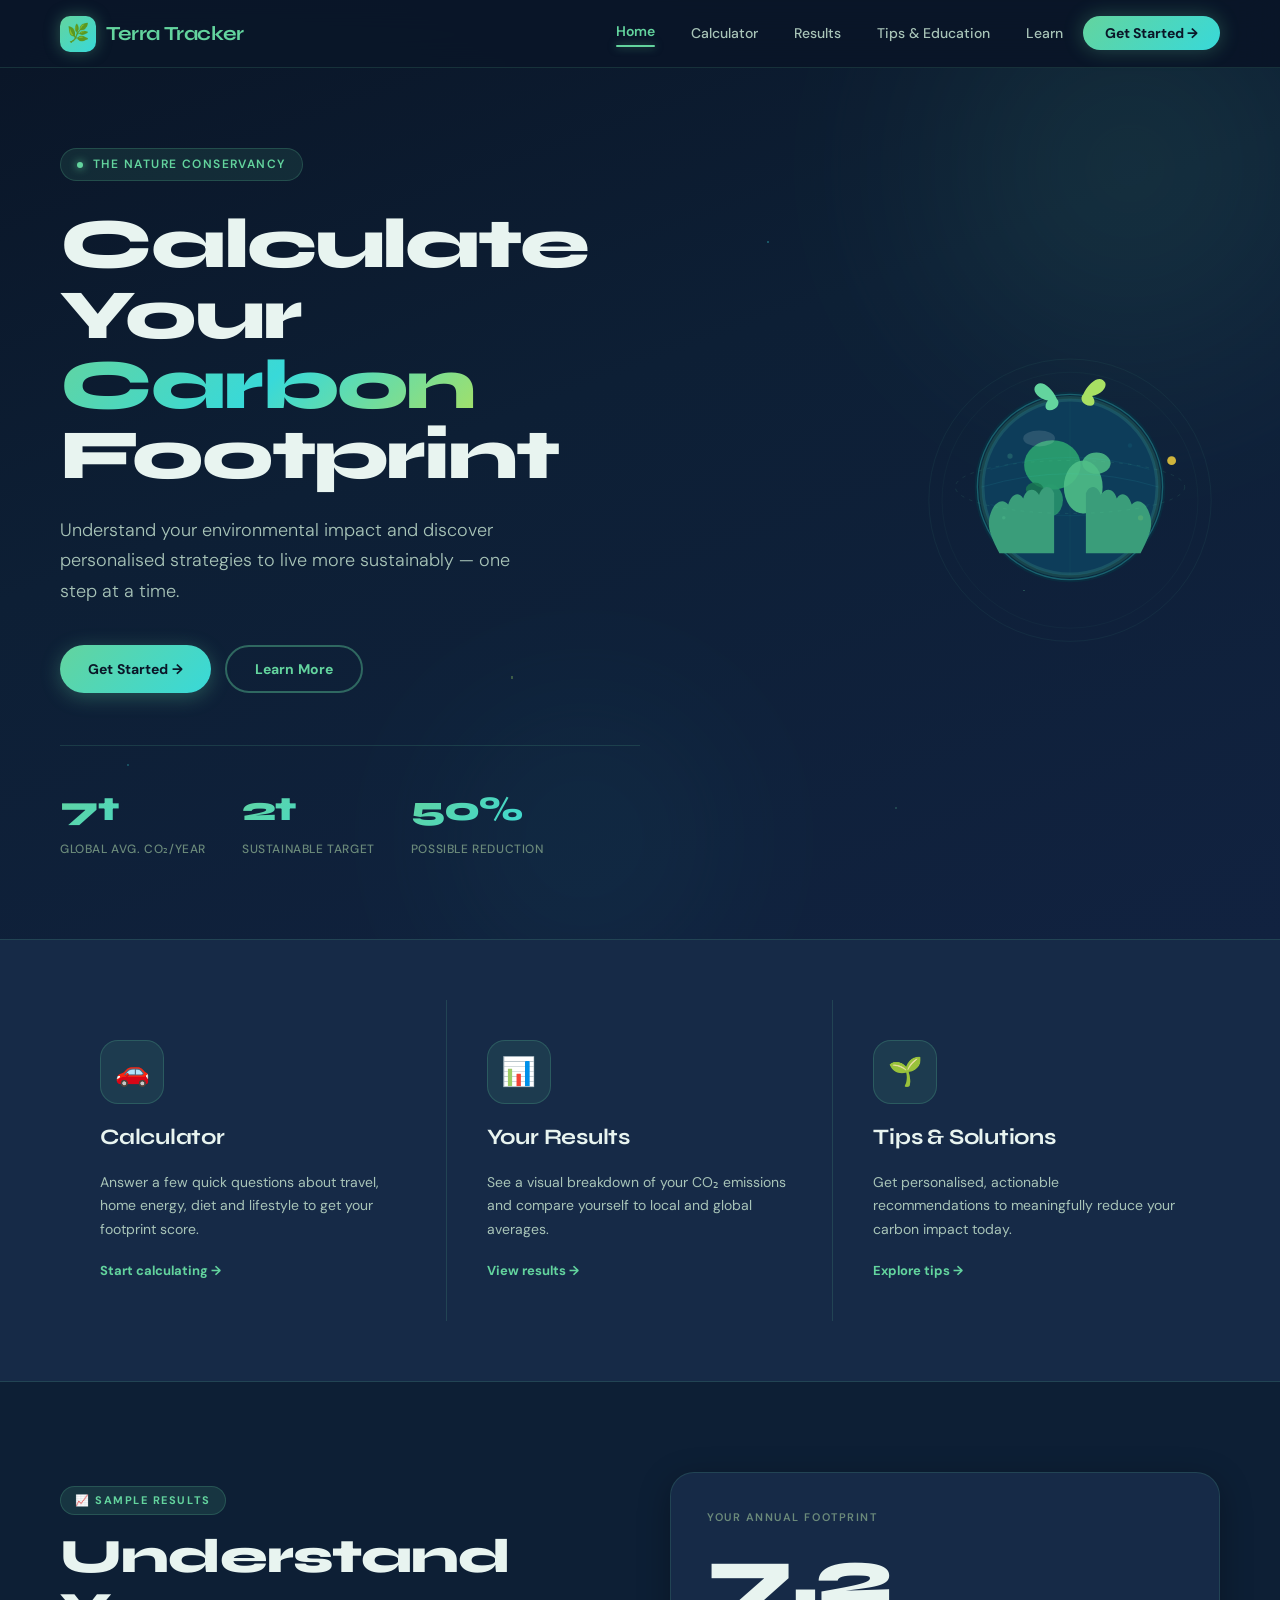
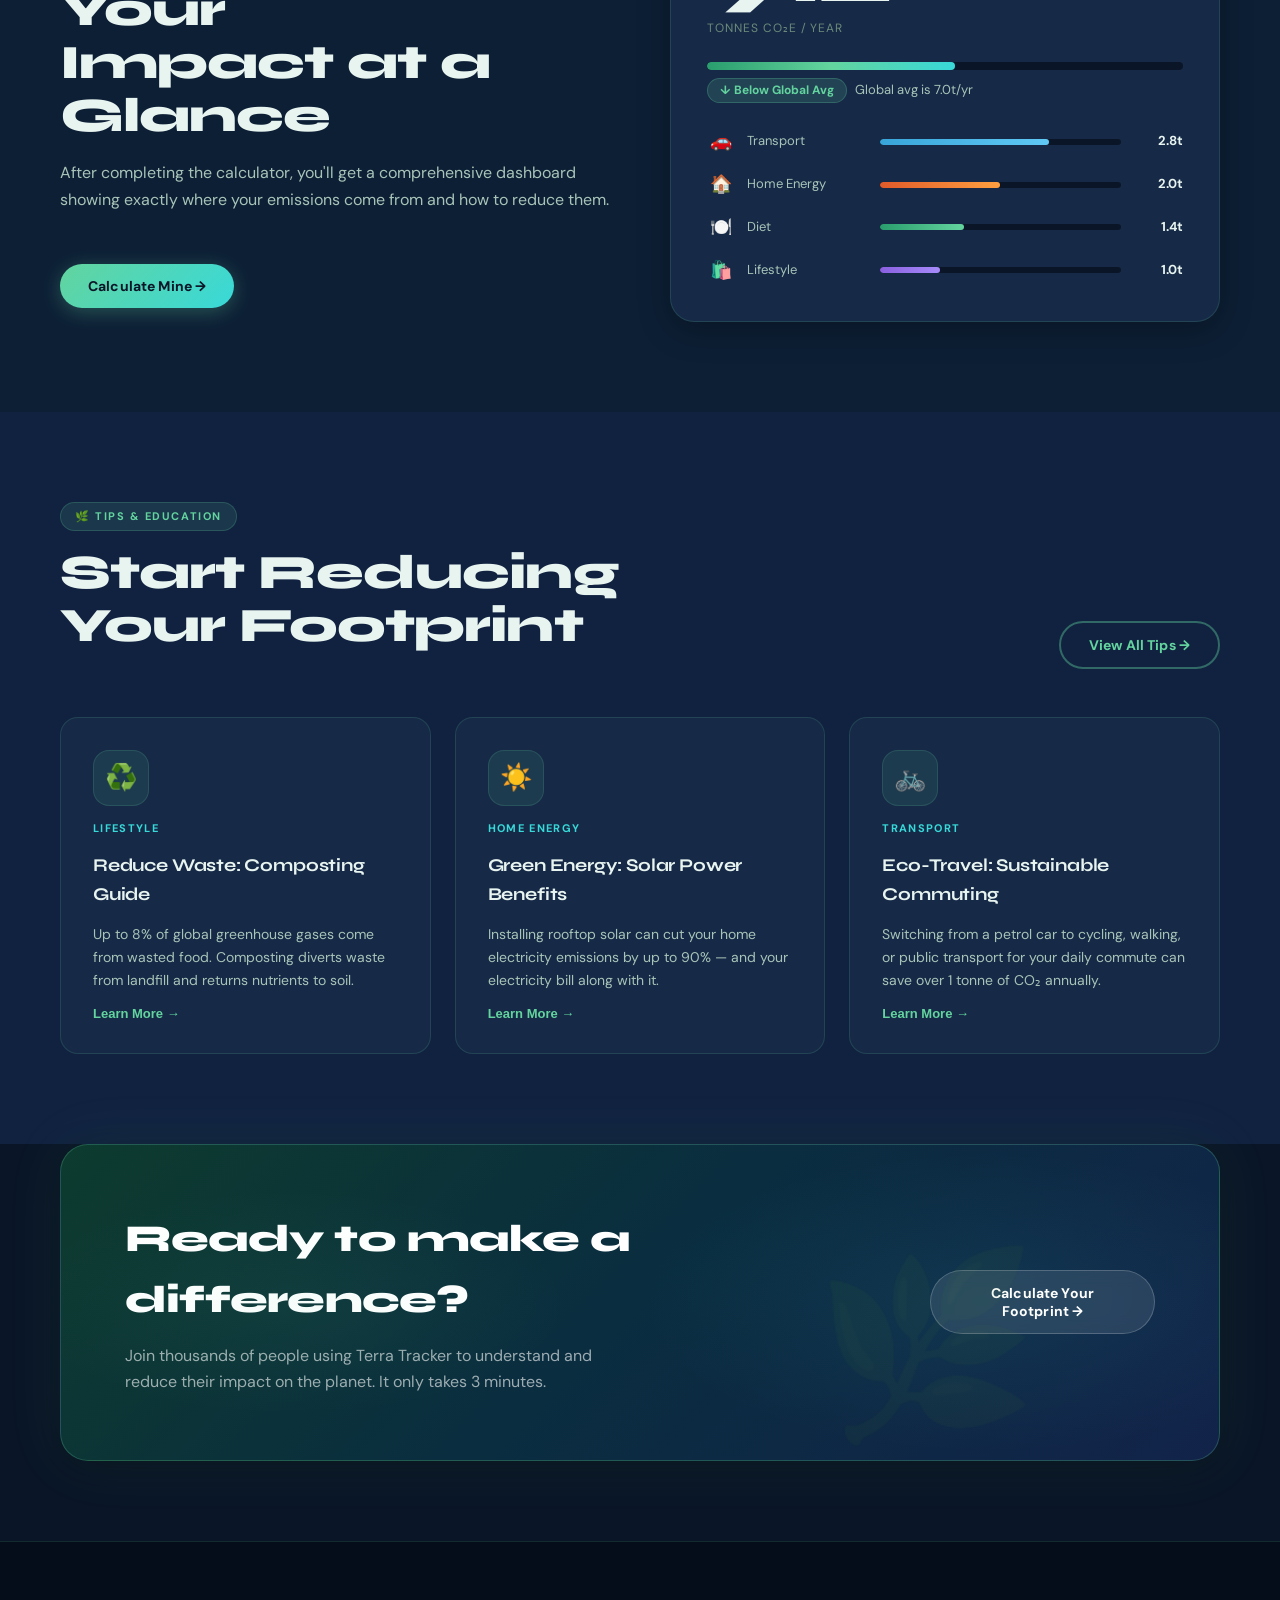
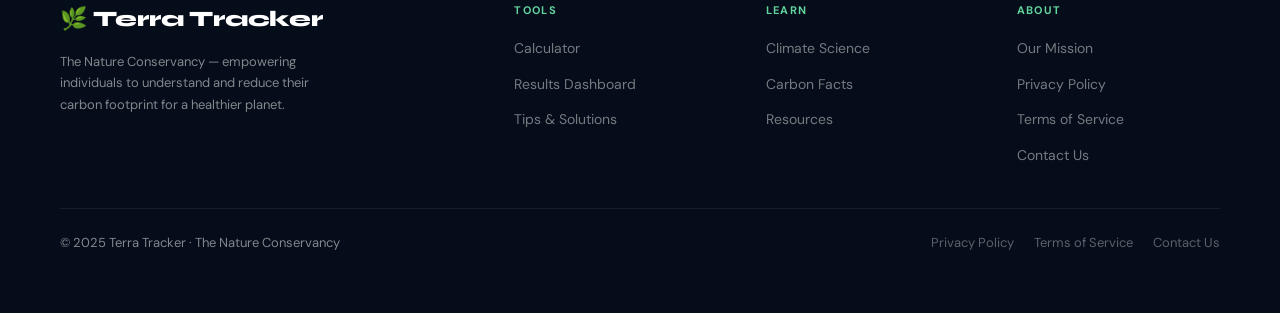
<file: terra-tracker final.html>
<!DOCTYPE html>
<html lang="en">
<head>
<meta charset="UTF-8">
<meta name="viewport" content="width=device-width, initial-scale=1.0">
<title>Terra Tracker — The Nature Conservancy</title>
<link href="https://fonts.googleapis.com/css2?family=Syne:wght@400;600;700;800&family=DM+Sans:ital,opsz,wght@0,9..40,300;0,9..40,400;0,9..40,500;0,9..40,600;0,9..40,700;1,9..40,400&display=swap" rel="stylesheet">
<style>
/* ─── RESET & ROOT ─── */
*, *::before, *::after { margin:0; padding:0; box-sizing:border-box; }

@import url('https://fonts.googleapis.com/css2?family=Syne:wght@400;600;700;800&family=DM+Sans:ital,wght@0,300;0,400;0,500;0,600;1,400&display=swap');

:root {
  /* Vibrant palette */
  --bg:        #0a1628;
  --bg2:       #0d1f35;
  --bg3:       #112240;
  --surface:   #162a47;
  --surface2:  #1d3557;
  --border:    rgba(99,212,158,0.15);
  --border2:   rgba(99,212,158,0.25);

  --emerald:   #63d49e;
  --emerald2:  #4fbf88;
  --emerald3:  #2a9d6e;
  --lime:      #a8e063;
  --teal:      #38d9d9;
  --coral:     #ff6b6b;
  --amber:     #ffd93d;
  --violet:    #a78bfa;
  --sky:       #60c9f5;

  --text:      #e8f4f0;
  --text2:     #a8c4b8;
  --text3:     #6b8a7a;

  --font-h:    'Syne', sans-serif;
  --font-b:    'DM Sans', sans-serif;

  --shadow:    0 8px 32px rgba(0,0,0,0.3);
  --shadow2:   0 20px 60px rgba(0,0,0,0.5);
  --glow:      0 0 30px rgba(99,212,158,0.2);
  --r:         18px;
  --r2:        24px;
}

html { scroll-behavior: smooth; }

body {
  background: var(--bg);
  color: var(--text);
  font-family: var(--font-b);
  font-size: 16px;
  line-height: 1.6;
  overflow-x: hidden;
}

/* Mesh background texture */
body::before {
  content: '';
  position: fixed; inset: 0;
  background:
    radial-gradient(ellipse 80% 60% at 20% 20%, rgba(99,212,158,0.06) 0%, transparent 60%),
    radial-gradient(ellipse 60% 80% at 80% 70%, rgba(56,217,217,0.04) 0%, transparent 60%),
    radial-gradient(ellipse 50% 50% at 50% 50%, rgba(167,139,250,0.03) 0%, transparent 70%);
  pointer-events: none;
  z-index: 0;
}

/* Organic blobs */
.blob {
  position: absolute;
  border-radius: 50%;
  opacity: 0.15;
  pointer-events: none;
  filter: blur(80px);
}

/* ─── NAV ─── */
nav {
  position: fixed; top: 0; left: 0; right: 0;
  z-index: 100;
  background: rgba(10,22,40,0.85);
  backdrop-filter: blur(20px);
  border-bottom: 1px solid var(--border);
  padding: 0 60px;
  height: 68px;
  display: flex;
  align-items: center;
  justify-content: space-between;
}

.nav-logo {
  display: flex; align-items: center; gap: 10px;
  font-family: var(--font-h);
  font-size: 20px;
  font-weight: 700;
  color: var(--emerald);
  text-decoration: none;
  cursor: pointer;
  letter-spacing: -0.02em;
}

.nav-logo-icon {
  width: 36px; height: 36px;
  background: linear-gradient(135deg, var(--emerald), var(--teal));
  border-radius: 10px;
  display: flex; align-items: center; justify-content: center;
  font-size: 18px;
  box-shadow: 0 0 16px rgba(99,212,158,0.35);
}

.nav-links {
  display: flex; align-items: center; gap: 4px;
  list-style: none;
}

.nav-links li a, .nav-links li button {
  display: block;
  padding: 8px 16px;
  font-family: var(--font-b);
  font-size: 14px;
  font-weight: 500;
  color: var(--text2);
  text-decoration: none;
  background: none;
  border: none;
  cursor: pointer;
  border-radius: 10px;
  transition: all 0.2s;
}
.nav-links li a:hover, .nav-links li button:hover {
  background: rgba(99,212,158,0.1); color: var(--emerald);
}
.nav-links li a.active { color: var(--emerald); font-weight: 600; }
.nav-links li a.active::after {
  content: '';
  display: block;
  height: 2px; background: var(--emerald);
  border-radius: 2px; margin-top: 2px;
  box-shadow: 0 0 8px rgba(99,212,158,0.6);
}

.btn-nav-cta {
  background: linear-gradient(135deg, var(--emerald), var(--teal)) !important;
  color: var(--bg) !important;
  border-radius: 100px !important;
  padding: 8px 22px !important;
  font-weight: 700 !important;
  box-shadow: 0 0 20px rgba(99,212,158,0.3) !important;
}
.btn-nav-cta:hover {
  transform: translateY(-1px) !important;
  box-shadow: 0 0 30px rgba(99,212,158,0.5) !important;
  color: var(--bg) !important;
}

/* ─── PAGES ─── */
.page { display: none; padding-top: 68px; min-height: 100vh; position: relative; z-index: 1; }
.page.active { display: block; }

/* ─── BUTTONS ─── */
.btn {
  display: inline-flex; align-items: center; gap: 8px;
  font-family: var(--font-b);
  font-size: 14px; font-weight: 700;
  border: none; cursor: pointer;
  border-radius: 100px;
  padding: 13px 28px;
  transition: all 0.25s;
  text-decoration: none;
  letter-spacing: 0.01em;
}
.btn-primary {
  background: linear-gradient(135deg, var(--emerald), var(--teal));
  color: var(--bg);
  box-shadow: 0 4px 20px rgba(99,212,158,0.3);
}
.btn-primary:hover {
  box-shadow: 0 8px 32px rgba(99,212,158,0.5);
  transform: translateY(-2px);
}
.btn-outline {
  background: transparent;
  color: var(--emerald);
  border: 2px solid rgba(99,212,158,0.4);
}
.btn-outline:hover {
  background: rgba(99,212,158,0.1);
  border-color: var(--emerald);
  box-shadow: 0 0 20px rgba(99,212,158,0.15);
}
.btn-sm { padding: 8px 18px; font-size: 13px; }
.btn-white {
  background: rgba(255,255,255,0.1);
  color: white;
  border: 1px solid rgba(255,255,255,0.2);
  backdrop-filter: blur(8px);
}
.btn-white:hover {
  background: rgba(255,255,255,0.2);
  border-color: rgba(255,255,255,0.4);
}

/* ─── SECTION HEADERS ─── */
.section-tag {
  display: inline-flex; align-items: center; gap: 6px;
  font-size: 11px; font-weight: 700;
  letter-spacing: 0.14em; text-transform: uppercase;
  color: var(--emerald);
  background: rgba(99,212,158,0.12);
  border: 1px solid rgba(99,212,158,0.2);
  padding: 5px 14px; border-radius: 100px;
  margin-bottom: 16px;
}

.section-head {
  font-family: var(--font-h);
  font-size: clamp(32px,4vw,48px);
  font-weight: 800;
  color: var(--text);
  line-height: 1.1;
  margin-bottom: 16px;
  letter-spacing: -0.02em;
}

.section-sub {
  font-size: 16px;
  color: var(--text2);
  max-width: 560px;
  line-height: 1.7;
}

/* ═══════════════════════════════
   HOME PAGE
═══════════════════════════════ */
#home {}

/* HERO */
.hero {
  position: relative;
  min-height: calc(100vh - 68px);
  display: flex; align-items: center;
  padding: 80px 60px;
  overflow: hidden;
  background: linear-gradient(160deg, var(--bg) 0%, var(--bg2) 40%, var(--bg3) 100%);
}

.hero-blob1 {
  width: 600px; height: 600px; top: -200px; right: -150px;
  background: radial-gradient(circle, var(--emerald) 0%, transparent 70%);
  opacity: 0.12;
}
.hero-blob2 {
  width: 400px; height: 400px; bottom: -100px; left: 30%;
  background: radial-gradient(circle, var(--teal) 0%, transparent 70%);
  opacity: 0.08;
}

/* Floating dots decoration */
.hero::after {
  content: '';
  position: absolute; inset: 0;
  background-image:
    radial-gradient(circle 1px at 20% 30%, rgba(99,212,158,0.4) 1px, transparent 0),
    radial-gradient(circle 1px at 60% 20%, rgba(56,217,217,0.3) 1px, transparent 0),
    radial-gradient(circle 1px at 80% 60%, rgba(99,212,158,0.25) 1px, transparent 0),
    radial-gradient(circle 1.5px at 40% 70%, rgba(168,224,99,0.3) 1.5px, transparent 0),
    radial-gradient(circle 1px at 10% 80%, rgba(56,217,217,0.25) 1px, transparent 0),
    radial-gradient(circle 1px at 70% 85%, rgba(99,212,158,0.2) 1px, transparent 0);
  pointer-events: none;
}

.hero-content {
  position: relative; z-index: 2;
  max-width: 580px;
  animation: fade-up 0.7s ease both;
}

.hero-eyebrow {
  display: inline-flex; align-items: center; gap: 10px;
  font-size: 12px; font-weight: 600;
  letter-spacing: 0.12em; text-transform: uppercase;
  color: var(--emerald);
  background: rgba(99,212,158,0.1);
  border: 1px solid rgba(99,212,158,0.2);
  padding: 6px 16px; border-radius: 100px;
  margin-bottom: 28px;
}
.hero-eyebrow::before {
  content: ''; display: block;
  width: 6px; height: 6px;
  background: var(--emerald);
  border-radius: 50%;
  box-shadow: 0 0 8px var(--emerald);
}

.hero-title {
  font-family: var(--font-h);
  font-size: clamp(44px, 5.5vw, 74px);
  font-weight: 800;
  line-height: 1.0;
  color: var(--text);
  margin-bottom: 24px;
  letter-spacing: -0.03em;
}
.hero-title em {
  background: linear-gradient(135deg, var(--emerald) 0%, var(--teal) 50%, var(--lime) 100%);
  -webkit-background-clip: text;
  -webkit-text-fill-color: transparent;
  background-clip: text;
  font-style: normal;
}

.hero-desc {
  font-size: 18px; color: var(--text2);
  line-height: 1.7; margin-bottom: 38px;
  max-width: 480px;
  font-weight: 300;
}

.hero-btns { display: flex; gap: 14px; flex-wrap: wrap; }

.hero-stats {
  display: flex; gap: 36px;
  margin-top: 52px; padding-top: 36px;
  border-top: 1px solid var(--border);
}

.hero-stat-val {
  font-family: var(--font-h);
  font-size: 34px; font-weight: 800;
  background: linear-gradient(135deg, var(--emerald), var(--teal));
  -webkit-background-clip: text;
  -webkit-text-fill-color: transparent;
  background-clip: text;
  letter-spacing: -0.02em;
}
.hero-stat-label {
  font-size: 12px; color: var(--text3);
  margin-top: 4px; font-weight: 500;
  text-transform: uppercase; letter-spacing: 0.05em;
}

/* HERO ILLUSTRATION */
.hero-visual {
  position: absolute; right: 60px; top: 50%;
  transform: translateY(-50%);
  z-index: 2;
  animation: float 6s ease-in-out infinite;
}

@keyframes float {
  0%,100% { transform: translateY(-50%) translateY(0); }
  50%      { transform: translateY(-50%) translateY(-18px); }
}

.hero-globe-wrap {
  width: 380px; height: 380px;
  position: relative;
}

/* SVG Globe + hands inline illustration */
.globe-svg { width: 100%; height: 100%; }

/* OVERVIEW STRIP */
.overview-strip {
  background: var(--surface);
  padding: 60px;
  display: grid;
  grid-template-columns: repeat(3, 1fr);
  gap: 0;
  border-top: 1px solid var(--border);
  border-bottom: 1px solid var(--border);
  position: relative;
}

.overview-item {
  padding: 40px;
  border-right: 1px solid var(--border);
  display: flex; flex-direction: column;
  align-items: flex-start; gap: 16px;
  cursor: pointer;
  transition: all 0.3s;
  position: relative;
  overflow: hidden;
}
.overview-item::before {
  content: '';
  position: absolute; bottom: 0; left: 0; right: 0;
  height: 3px;
  background: linear-gradient(90deg, var(--emerald), var(--teal));
  transform: scaleX(0);
  transition: transform 0.3s;
  transform-origin: left;
}
.overview-item:last-child { border-right: none; }
.overview-item:hover { background: var(--surface2); }
.overview-item:hover::before { transform: scaleX(1); }

.ov-icon {
  width: 64px; height: 64px;
  background: rgba(99,212,158,0.1);
  border: 1px solid rgba(99,212,158,0.2);
  border-radius: 18px;
  display: flex; align-items: center; justify-content: center;
  font-size: 28px;
  transition: all 0.3s;
}
.overview-item:hover .ov-icon {
  background: rgba(99,212,158,0.18);
  box-shadow: 0 0 20px rgba(99,212,158,0.2);
}

.ov-title {
  font-family: var(--font-h);
  font-size: 22px; font-weight: 700;
  color: var(--text);
  letter-spacing: -0.01em;
}
.ov-desc { font-size: 14px; color: var(--text2); line-height: 1.65; }
.ov-link {
  font-size: 13px; font-weight: 700;
  color: var(--emerald);
  display: flex; align-items: center; gap: 4px;
  margin-top: 4px;
}

/* RESULTS PREVIEW */
.results-preview {
  padding: 90px 60px;
  background: var(--bg2);
  display: grid;
  grid-template-columns: 1fr 1fr;
  gap: 60px;
  align-items: center;
}

.result-card-big {
  background: var(--surface);
  border-radius: var(--r2);
  padding: 36px;
  box-shadow: var(--shadow);
  border: 1px solid var(--border);
}

.rc-label {
  font-size: 11px; letter-spacing: 0.14em; text-transform: uppercase;
  color: var(--text3); margin-bottom: 12px; font-weight: 600;
}
.rc-number {
  font-family: var(--font-h);
  font-size: 76px; font-weight: 800;
  color: var(--text); line-height: 1;
  letter-spacing: -0.04em;
}
.rc-unit {
  font-size: 12px; color: var(--text3);
  margin-top: 4px; margin-bottom: 24px;
  text-transform: uppercase; letter-spacing: 0.08em;
}
.rc-bar-wrap {
  background: var(--bg);
  border-radius: 100px; height: 8px;
  overflow: hidden; margin-bottom: 8px;
}
.rc-bar {
  height: 100%; border-radius: 100px;
  background: linear-gradient(90deg, var(--emerald3), var(--emerald), var(--teal));
  width: 52%;
}
.rc-compare {
  display: flex; align-items: center; gap: 8px;
  font-size: 13px; color: var(--text2);
}
.badge-green {
  background: rgba(99,212,158,0.15);
  color: var(--emerald);
  border: 1px solid rgba(99,212,158,0.25);
  border-radius: 100px; padding: 2px 12px;
  font-size: 12px; font-weight: 700;
}

.result-breakdown {
  display: flex; flex-direction: column; gap: 14px;
  margin-top: 24px;
}
.rb-row {
  display: flex; align-items: center; gap: 12px;
}
.rb-icon { font-size: 18px; width: 28px; text-align: center; }
.rb-label { font-size: 13px; color: var(--text2); flex: 1; }
.rb-bar-wrap { flex: 2; background: var(--bg); border-radius: 100px; height: 6px; overflow: hidden; }
.rb-bar { height: 100%; border-radius: 100px; background: var(--emerald); }
.rb-val { font-size: 13px; font-weight: 700; color: var(--text); width: 50px; text-align: right; }

/* TIPS PREVIEW */
.tips-preview {
  padding: 90px 60px;
  background: var(--bg3);
}

.tips-preview-head {
  display: flex; align-items: flex-end;
  justify-content: space-between;
  margin-bottom: 48px;
}

.tips-grid {
  display: grid;
  grid-template-columns: repeat(3, 1fr);
  gap: 24px;
}

.tip-card {
  background: var(--surface);
  border-radius: var(--r);
  padding: 32px;
  display: flex; flex-direction: column; gap: 14px;
  transition: all 0.3s;
  border: 1px solid var(--border);
}
.tip-card:hover {
  border-color: rgba(99,212,158,0.35);
  box-shadow: var(--shadow), var(--glow);
  transform: translateY(-6px);
}

.tip-card-icon {
  width: 56px; height: 56px;
  background: rgba(99,212,158,0.1);
  border: 1px solid rgba(99,212,158,0.15);
  border-radius: 16px;
  display: flex; align-items: center; justify-content: center;
  font-size: 26px;
}

.tip-card-cat {
  font-size: 11px; letter-spacing: 0.12em; text-transform: uppercase;
  color: var(--teal); font-weight: 700;
}
.tip-card-title {
  font-family: var(--font-h);
  font-size: 18px; font-weight: 700; color: var(--text);
  letter-spacing: -0.01em;
}
.tip-card-desc { font-size: 14px; color: var(--text2); line-height: 1.65; }

.tip-card-link {
  display: inline-flex; align-items: center; gap: 5px;
  font-size: 13px; font-weight: 700; color: var(--emerald);
  margin-top: auto; cursor: pointer;
  background: none; border: none;
}

/* CTA BANNER */
.cta-banner {
  margin: 0 60px 80px;
  background: linear-gradient(135deg, #0d3b2e 0%, #0a2d40 50%, #12234a 100%);
  border: 1px solid rgba(99,212,158,0.25);
  border-radius: 28px;
  padding: 64px;
  display: flex; align-items: center;
  justify-content: space-between; gap: 40px;
  position: relative; overflow: hidden;
  box-shadow: 0 0 60px rgba(99,212,158,0.08), var(--shadow);
}

.cta-banner::before {
  content: '';
  position: absolute; inset: 0;
  background:
    radial-gradient(ellipse 50% 80% at 80% 50%, rgba(56,217,217,0.08) 0%, transparent 60%),
    radial-gradient(ellipse 40% 60% at 20% 50%, rgba(99,212,158,0.06) 0%, transparent 60%);
  pointer-events: none;
}
.cta-banner::after {
  content: '🌿';
  position: absolute; right: 180px; bottom: -30px;
  font-size: 180px; opacity: 0.06;
}

.cta-banner-text h2 {
  font-family: var(--font-h);
  font-size: 38px; font-weight: 800;
  color: white; margin-bottom: 12px;
  letter-spacing: -0.02em;
}
.cta-banner-text p {
  font-size: 16px; color: rgba(255,255,255,0.6);
  max-width: 480px; line-height: 1.65;
}

/* ═══════════════════════════════
   CALCULATOR PAGE
═══════════════════════════════ */
#calculator {}

.calc-hero {
  background: linear-gradient(160deg, var(--bg) 0%, var(--bg3) 100%);
  padding: 64px 60px 48px;
  text-align: center;
  position: relative; overflow: hidden;
  border-bottom: 1px solid var(--border);
}
.calc-hero-blob {
  width: 500px; height: 500px; top: -200px; left: 50%; transform: translateX(-50%);
  background: radial-gradient(circle, var(--emerald), transparent 70%);
  opacity: 0.08;
}

.calc-body { padding: 48px 60px 80px; background: var(--bg); }

/* Step nav */
.calc-steps {
  display: flex; gap: 0;
  background: var(--surface);
  border-radius: 18px;
  padding: 8px;
  box-shadow: var(--shadow);
  margin-bottom: 40px;
  max-width: 780px; margin-left: auto; margin-right: auto;
  border: 1px solid var(--border);
}

.step-tab {
  flex: 1; display: flex; flex-direction: column; align-items: center; gap: 5px;
  padding: 14px 10px;
  border-radius: 12px;
  cursor: pointer;
  background: none; border: none;
  transition: all 0.2s;
  color: var(--text3); font-family: var(--font-b);
}
.step-tab .st-icon { font-size: 22px; }
.step-tab .st-label { font-size: 12px; font-weight: 600; letter-spacing: 0.04em; }
.step-tab.active {
  background: linear-gradient(135deg, var(--emerald3), var(--emerald));
  color: var(--bg);
  box-shadow: 0 4px 16px rgba(99,212,158,0.35);
}
.step-tab.done {
  color: var(--emerald);
  background: rgba(99,212,158,0.12);
}

/* Form sections */
.calc-form { max-width: 780px; margin: 0 auto; }

.form-section { display: none; animation: fade-up 0.3s ease both; }
.form-section.active { display: block; }

.form-card {
  background: var(--surface);
  border-radius: var(--r2);
  padding: 40px;
  box-shadow: var(--shadow);
  margin-bottom: 24px;
  border: 1px solid var(--border);
}

.form-card-title {
  font-family: var(--font-h);
  font-size: 22px; font-weight: 700;
  color: var(--text); margin-bottom: 6px;
  letter-spacing: -0.01em;
}
.form-card-desc { font-size: 14px; color: var(--text2); margin-bottom: 32px; }

.form-grid {
  display: grid;
  grid-template-columns: repeat(2, 1fr);
  gap: 24px;
}

.form-field { display: flex; flex-direction: column; gap: 8px; }
.form-field.full { grid-column: 1/-1; }

.form-field label {
  font-size: 13px; font-weight: 600; color: var(--text2);
  letter-spacing: 0.03em; text-transform: uppercase;
}

.form-field input, .form-field select {
  background: var(--bg);
  border: 1.5px solid var(--border2);
  border-radius: 12px;
  color: var(--text);
  font-family: var(--font-b);
  font-size: 15px;
  padding: 12px 16px;
  outline: none;
  transition: border-color 0.2s, box-shadow 0.2s;
  -webkit-appearance: none;
  appearance: none;
}
.form-field select {
  background-image: url("data:image/svg+xml,%3Csvg xmlns='http://www.w3.org/2000/svg' width='12' height='7' viewBox='0 0 12 7'%3E%3Cpath d='M1 1l5 4.5L11 1' stroke='%2363d49e' stroke-width='1.5' fill='none' stroke-linecap='round'/%3E%3C/svg%3E");
  background-repeat: no-repeat;
  background-position: right 14px center;
  padding-right: 38px;
  cursor: pointer;
}
.form-field select option { background: var(--surface); color: var(--text); }
.form-field input:focus, .form-field select:focus {
  border-color: var(--emerald);
  box-shadow: 0 0 0 3px rgba(99,212,158,0.15);
  background: var(--surface);
}
.form-field input::placeholder { color: var(--text3); }
.form-field .hint { font-size: 12px; color: var(--text3); margin-top: -4px; }

/* Toggle pills */
.toggle-pills { display: flex; gap: 8px; flex-wrap: wrap; }
.toggle-pills input { display: none; }
.toggle-pills label {
  padding: 9px 20px;
  border-radius: 100px;
  background: var(--bg);
  border: 1.5px solid var(--border2);
  font-size: 13px; font-weight: 600; color: var(--text2);
  cursor: pointer;
  transition: all 0.15s;
}
.toggle-pills input:checked + label {
  background: linear-gradient(135deg, var(--emerald3), var(--emerald));
  color: var(--bg);
  border-color: transparent;
  box-shadow: 0 0 14px rgba(99,212,158,0.3);
}
.toggle-pills label:hover {
  border-color: var(--emerald);
  color: var(--emerald);
}

/* Form nav */
.form-nav {
  display: flex; justify-content: space-between; align-items: center;
  max-width: 780px; margin: 0 auto;
  padding-top: 8px;
}

/* ═══════════════════════════════
   RESULTS PAGE
═══════════════════════════════ */
#results-page {}

.results-hero {
  background: linear-gradient(160deg, var(--bg3) 0%, #0a2d1f 50%, var(--bg) 100%);
  padding: 64px 60px;
  text-align: center;
  color: white;
  position: relative; overflow: hidden;
  border-bottom: 1px solid var(--border);
}
.results-hero::before {
  content: '';
  position: absolute; inset: 0;
  background: radial-gradient(ellipse 70% 100% at 50% 0%, rgba(99,212,158,0.12) 0%, transparent 70%);
}
.results-hero h1 {
  font-family: var(--font-h); font-size: 48px; font-weight: 800;
  margin-bottom: 12px; letter-spacing: -0.03em;
  position: relative; z-index: 2;
}
.results-hero p { font-size: 18px; color: var(--text2); position: relative; z-index: 2; }

.results-body { padding: 60px; background: var(--bg); }

.results-main-grid {
  display: grid;
  grid-template-columns: 380px 1fr;
  gap: 32px; margin-bottom: 32px;
}

.score-card {
  background: var(--surface);
  border-radius: var(--r2);
  padding: 40px;
  box-shadow: var(--shadow);
  text-align: center;
  border: 1px solid var(--border);
}
.score-label { font-size: 11px; letter-spacing: 0.14em; text-transform: uppercase; color: var(--text3); margin-bottom: 16px; font-weight: 600; }
.score-ring {
  width: 180px; height: 180px;
  margin: 0 auto 20px;
  position: relative;
}
.score-number {
  position: absolute; inset: 0;
  display: flex; flex-direction: column;
  align-items: center; justify-content: center;
}
.score-val { font-family: var(--font-h); font-size: 44px; font-weight: 800; color: var(--emerald); line-height: 1; letter-spacing: -0.03em; }
.score-unit { font-size: 12px; color: var(--text3); }

.score-rating {
  display: inline-flex; align-items: center; gap: 6px;
  padding: 6px 18px; border-radius: 100px;
  font-size: 13px; font-weight: 700;
  margin-bottom: 24px;
}

.rating-good { background: rgba(99,212,158,0.15); color: var(--emerald); border: 1px solid rgba(99,212,158,0.25); }
.rating-avg  { background: rgba(255,217,61,0.15); color: var(--amber); border: 1px solid rgba(255,217,61,0.25); }
.rating-high { background: rgba(255,107,107,0.15); color: var(--coral); border: 1px solid rgba(255,107,107,0.25); }

.score-compare {
  background: var(--bg);
  border-radius: 12px;
  padding: 16px;
  font-size: 13px; color: var(--text2); line-height: 1.65;
  border: 1px solid var(--border);
}

/* Breakdown card */
.breakdown-card {
  background: var(--surface);
  border-radius: var(--r2);
  padding: 36px;
  box-shadow: var(--shadow);
  border: 1px solid var(--border);
}
.bc-title {
  font-family: var(--font-h); font-size: 20px; font-weight: 700;
  color: var(--text); margin-bottom: 28px; letter-spacing: -0.01em;
}

.bc-row {
  display: flex; align-items: center; gap: 14px;
  margin-bottom: 18px;
}
.bc-icon { font-size: 22px; width: 32px; text-align: center; }
.bc-label { font-size: 14px; color: var(--text2); width: 120px; flex-shrink: 0; }
.bc-track { flex: 1; height: 10px; background: var(--bg); border-radius: 100px; overflow: hidden; }
.bc-fill { height: 100%; border-radius: 100px; transition: width 1.5s cubic-bezier(.16,1,.3,1); }
.bc-fill.transport { background: linear-gradient(90deg, #38a5d9, #60c9f5); }
.bc-fill.home      { background: linear-gradient(90deg, #e05a2a, #ffa040); }
.bc-fill.diet      { background: linear-gradient(90deg, var(--emerald3), var(--lime)); }
.bc-fill.lifestyle { background: linear-gradient(90deg, #8a60e0, var(--violet)); }
.bc-val { font-size: 14px; font-weight: 700; color: var(--text); width: 60px; text-align: right; }

/* Comparison section */
.comparison-section {
  background: var(--surface);
  border-radius: var(--r2);
  padding: 40px;
  box-shadow: var(--shadow);
  margin-bottom: 32px;
  border: 1px solid var(--border);
}

.comp-grid {
  display: grid;
  grid-template-columns: repeat(4, 1fr);
  gap: 20px; margin-top: 32px;
}

.comp-col { text-align: center; }
.comp-bar-wrap {
  height: 140px;
  display: flex; align-items: flex-end; justify-content: center;
  margin-bottom: 12px;
}
.comp-bar {
  width: 52px; border-radius: 10px 10px 0 0;
  transition: height 1.5s cubic-bezier(.16,1,.3,1);
}
.comp-bar.you    { background: linear-gradient(180deg, var(--emerald), var(--emerald3)); box-shadow: 0 0 20px rgba(99,212,158,0.3); }
.comp-bar.india  { background: linear-gradient(180deg, var(--sky), #2a88b8); }
.comp-bar.world  { background: linear-gradient(180deg, var(--amber), #e0a800); }
.comp-bar.us     { background: linear-gradient(180deg, var(--coral), #d04040); }
.comp-name { font-size: 13px; font-weight: 600; color: var(--text2); }
.comp-val  { font-size: 11px; color: var(--text3); margin-top: 3px; }

/* Donut chart */
.donut-section {
  display: grid; grid-template-columns: 240px 1fr;
  gap: 32px; align-items: center; margin-top: 28px;
}
.donut-legend { display: flex; flex-direction: column; gap: 14px; }
.legend-row { display: flex; align-items: center; gap: 10px; }
.legend-dot { width: 12px; height: 12px; border-radius: 4px; flex-shrink: 0; }
.legend-label { font-size: 13px; color: var(--text2); flex: 1; }
.legend-pct { font-size: 13px; font-weight: 700; color: var(--text); }

/* ═══════════════════════════════
   TIPS PAGE
═══════════════════════════════ */
#tips-page {}
.tips-full-hero {
  background: linear-gradient(160deg, var(--bg) 0%, var(--bg3) 100%);
  padding: 64px 60px 0;
  text-align: center;
  position: relative; overflow: hidden;
  border-bottom: 1px solid var(--border);
}
.tips-full-hero-blob {
  width: 600px; height: 350px; top: -100px; left: 50%; transform: translateX(-50%);
  background: radial-gradient(circle, var(--teal), transparent 70%);
  opacity: 0.08;
}

.tips-filter-bar {
  display: flex; justify-content: center; gap: 8px;
  padding: 32px 0;
  flex-wrap: wrap;
}

.filter-btn {
  padding: 9px 22px;
  border-radius: 100px;
  border: 1.5px solid var(--border2);
  background: transparent;
  color: var(--text2);
  font-family: var(--font-b);
  font-size: 13px; font-weight: 600;
  cursor: pointer;
  transition: all 0.2s;
}
.filter-btn.active, .filter-btn:hover {
  background: linear-gradient(135deg, var(--emerald3), var(--emerald));
  color: var(--bg);
  border-color: transparent;
  box-shadow: 0 0 16px rgba(99,212,158,0.3);
}

.tips-full-body { padding: 0 60px 80px; background: var(--bg); }

.tips-full-grid {
  display: grid;
  grid-template-columns: repeat(3, 1fr);
  gap: 24px;
}

.tip-full-card {
  background: var(--surface);
  border-radius: var(--r2);
  overflow: hidden;
  box-shadow: var(--shadow);
  transition: all 0.3s;
  border: 1px solid var(--border);
}
.tip-full-card:hover { transform: translateY(-6px); box-shadow: var(--shadow2), 0 0 30px rgba(99,212,158,0.12); border-color: rgba(99,212,158,0.3); }

.tip-full-top {
  height: 120px;
  display: flex; align-items: center; justify-content: center;
  font-size: 52px;
  position: relative;
  background: var(--surface2) !important;
}

.tip-full-body-inner { padding: 24px; }
.tip-full-cat { font-size: 11px; letter-spacing: 0.12em; text-transform: uppercase; color: var(--teal); font-weight: 700; margin-bottom: 8px; }
.tip-full-title { font-family: var(--font-h); font-size: 19px; font-weight: 700; color: var(--text); margin-bottom: 10px; letter-spacing: -0.01em; }
.tip-full-desc { font-size: 14px; color: var(--text2); line-height: 1.65; margin-bottom: 16px; }
.tip-full-impact {
  display: flex; align-items: center; gap: 8px;
  padding: 10px 14px;
  background: rgba(99,212,158,0.08);
  border: 1px solid rgba(99,212,158,0.15);
  border-radius: 10px;
  font-size: 13px;
}
.tip-impact-label { color: var(--text3); }
.tip-impact-val { font-weight: 700; color: var(--emerald); margin-left: auto; }

/* ═══════════════════════════════
   EDUCATION PAGE
═══════════════════════════════ */
#education {}

.edu-hero {
  background: linear-gradient(160deg, var(--bg3) 0%, var(--bg2) 100%);
  padding: 80px 60px;
  text-align: center;
  position: relative; overflow: hidden;
  border-bottom: 1px solid var(--border);
}

.edu-body { padding: 60px; background: var(--bg); }

.facts-grid {
  display: grid;
  grid-template-columns: repeat(4, 1fr);
  gap: 20px; margin-bottom: 60px;
}

.fact-card {
  background: var(--surface);
  border-radius: var(--r);
  padding: 28px 24px;
  text-align: center;
  box-shadow: var(--shadow);
  transition: all 0.3s;
  border: 1px solid var(--border);
  position: relative; overflow: hidden;
}
.fact-card::before {
  content: '';
  position: absolute; top: 0; left: 0; right: 0; height: 3px;
  background: linear-gradient(90deg, var(--emerald), var(--teal));
}
.fact-card:hover { transform: translateY(-5px); box-shadow: var(--shadow2), var(--glow); border-color: rgba(99,212,158,0.3); }
.fact-icon { font-size: 36px; margin-bottom: 12px; }
.fact-val { font-family: var(--font-h); font-size: 34px; font-weight: 800; color: var(--emerald); letter-spacing: -0.02em; }
.fact-desc { font-size: 13px; color: var(--text3); margin-top: 6px; line-height: 1.5; }

.edu-sections {
  display: grid;
  grid-template-columns: 1fr 1fr;
  gap: 32px;
}

.edu-card {
  background: var(--surface);
  border-radius: var(--r2);
  overflow: hidden;
  box-shadow: var(--shadow);
  border: 1px solid var(--border);
  transition: border-color 0.3s;
}
.edu-card:hover { border-color: rgba(99,212,158,0.3); }

.edu-card-top {
  padding: 36px;
  display: flex; align-items: flex-start; gap: 20px;
}

.edu-card-icon {
  width: 64px; height: 64px; flex-shrink: 0;
  background: rgba(99,212,158,0.1);
  border: 1px solid rgba(99,212,158,0.2);
  border-radius: 18px;
  display: flex; align-items: center; justify-content: center;
  font-size: 30px;
}

.edu-card-title {
  font-family: var(--font-h);
  font-size: 22px; font-weight: 700; color: var(--text);
  margin-bottom: 8px; letter-spacing: -0.01em;
}
.edu-card-desc { font-size: 14px; color: var(--text2); line-height: 1.65; }

.edu-card-facts {
  border-top: 1px solid var(--border);
  padding: 24px 36px;
  display: flex; flex-direction: column; gap: 10px;
  background: rgba(0,0,0,0.15);
}

.edu-fact-row {
  display: flex; align-items: flex-start; gap: 10px;
  font-size: 14px; color: var(--text2); line-height: 1.5;
}
.edu-fact-bullet { color: var(--emerald); font-size: 18px; line-height: 1.3; flex-shrink: 0; }

/* Resources */
.resources-section { padding: 60px; background: var(--bg2); }

.resources-grid {
  display: grid;
  grid-template-columns: repeat(3, 1fr);
  gap: 24px; margin-top: 40px;
}

.resource-card {
  background: var(--surface);
  border-radius: var(--r);
  padding: 28px;
  box-shadow: var(--shadow);
  display: flex; flex-direction: column; gap: 10px;
  cursor: pointer;
  transition: all 0.3s;
  border: 1px solid var(--border);
  border-top: 3px solid var(--emerald);
}
.resource-card:hover { transform: translateY(-5px); box-shadow: var(--shadow2), 0 0 24px rgba(99,212,158,0.1); border-color: rgba(99,212,158,0.35); }
.resource-tag { font-size: 11px; letter-spacing: 0.12em; text-transform: uppercase; color: var(--teal); font-weight: 700; }
.resource-title { font-family: var(--font-h); font-size: 18px; font-weight: 700; color: var(--text); letter-spacing: -0.01em; }
.resource-desc { font-size: 14px; color: var(--text2); line-height: 1.65; flex: 1; }
.resource-link { font-size: 13px; font-weight: 700; color: var(--emerald); display: flex; align-items: center; gap: 4px; }

/* ─── FOOTER ─── */
footer {
  background: #050d1a;
  color: rgba(255,255,255,0.5);
  padding: 60px;
  border-top: 1px solid var(--border);
}
.footer-grid {
  display: grid;
  grid-template-columns: 2fr 1fr 1fr 1fr;
  gap: 48px; margin-bottom: 40px;
}
.footer-brand { display: flex; flex-direction: column; gap: 14px; }
.footer-logo {
  font-family: var(--font-h); font-size: 22px; font-weight: 800; color: white;
  display: flex; align-items: center; gap: 10px; letter-spacing: -0.01em;
}
.footer-tagline { font-size: 13px; line-height: 1.65; max-width: 280px; }
.footer-col h4 {
  font-size: 11px; letter-spacing: 0.12em; text-transform: uppercase;
  font-weight: 700; color: var(--emerald); margin-bottom: 16px;
}
.footer-col ul { list-style: none; display: flex; flex-direction: column; gap: 10px; }
.footer-col ul li a {
  color: rgba(255,255,255,0.45); text-decoration: none; font-size: 14px;
  transition: color 0.2s; cursor: pointer;
}
.footer-col ul li a:hover { color: var(--emerald); }
.footer-bottom {
  border-top: 1px solid rgba(255,255,255,0.07);
  padding-top: 24px;
  display: flex; justify-content: space-between; align-items: center;
  font-size: 13px;
}
.footer-bottom a { color: rgba(255,255,255,0.35); text-decoration: none; }

/* ─── ANIMATIONS ─── */
@keyframes fade-up {
  from { opacity: 0; transform: translateY(24px); }
  to   { opacity: 1; transform: translateY(0); }
}

@keyframes pulse-glow {
  0%, 100% { box-shadow: 0 0 20px rgba(99,212,158,0.2); }
  50% { box-shadow: 0 0 40px rgba(99,212,158,0.4); }
}

.anim { opacity: 0; transform: translateY(24px); transition: opacity 0.6s ease, transform 0.6s ease; }
.anim.visible { opacity: 1; transform: translateY(0); }

/* ─── RESULTS CALC ─── */
#results-page .score-val { transition: opacity 0.4s; }

/* SVG ring color update */
#scoreCircle { stroke: var(--emerald); }

/* Scrollbar styling */
::-webkit-scrollbar { width: 6px; }
::-webkit-scrollbar-track { background: var(--bg); }
::-webkit-scrollbar-thumb { background: var(--surface2); border-radius: 3px; }
::-webkit-scrollbar-thumb:hover { background: var(--emerald3); }</style>
</head>
<body>

<!-- NAV -->
<nav>
  <a class="nav-logo" onclick="showPage('home')">
    <div class="nav-logo-icon">🌿</div>
    Terra Tracker
  </a>
  <ul class="nav-links">
    <li><a onclick="showPage('home')" id="nav-home" class="active">Home</a></li>
    <li><a onclick="showPage('calculator')" id="nav-calculator">Calculator</a></li>
    <li><a onclick="showPage('results-page')" id="nav-results">Results</a></li>
    <li><a onclick="showPage('tips-page')" id="nav-tips">Tips & Education</a></li>
    <li><a onclick="showPage('education')" id="nav-education">Learn</a></li>
    <li><button class="btn-nav-cta" onclick="showPage('calculator')">Get Started →</button></li>
  </ul>
</nav>

<!-- ═══ HOME PAGE ═══ -->
<div class="page active" id="home">

  <!-- Hero -->
  <section class="hero">
    <div class="blob hero-blob1"></div>
    <div class="blob hero-blob2"></div>

    <div class="hero-content">
      <div class="hero-eyebrow">The Nature Conservancy</div>
      <h1 class="hero-title">
        Calculate Your<br>
        <em>Carbon</em><br>
        Footprint
      </h1>
      <p class="hero-desc">
        Understand your environmental impact and discover personalised strategies to live more sustainably — one step at a time.
      </p>
      <div class="hero-btns">
        <button class="btn btn-primary" onclick="showPage('calculator')">Get Started →</button>
        <button class="btn btn-outline" onclick="showPage('education')">Learn More</button>
      </div>
      <div class="hero-stats">
        <div>
          <div class="hero-stat-val">7t</div>
          <div class="hero-stat-label">Global avg. CO₂/year</div>
        </div>
        <div>
          <div class="hero-stat-val">2t</div>
          <div class="hero-stat-label">Sustainable target</div>
        </div>
        <div>
          <div class="hero-stat-val">50%</div>
          <div class="hero-stat-label">Possible reduction</div>
        </div>
      </div>
    </div>

    <!-- Globe Illustration -->
    <div class="hero-visual">
      <svg class="globe-svg" viewBox="0 0 340 340" fill="none" xmlns="http://www.w3.org/2000/svg">
        <!-- Outer glow ring -->
        <circle cx="170" cy="170" r="160" fill="none" stroke="rgba(99,212,158,0.08)" stroke-width="1"/>
        <circle cx="170" cy="170" r="145" fill="none" stroke="rgba(99,212,158,0.05)" stroke-width="1"/>
        <!-- Glow background -->
        <circle cx="170" cy="155" r="108" fill="#0a2d40" opacity="0.9"/>
        <circle cx="170" cy="155" r="105" fill="none" stroke="rgba(56,217,217,0.3)" stroke-width="1.5"/>
        <!-- Earth ocean -->
        <circle cx="170" cy="155" r="100" fill="#0d3d5a"/>
        <!-- Land masses -->
        <ellipse cx="150" cy="130" rx="32" ry="28" fill="#2a9d6e" opacity="0.95"/>
        <ellipse cx="185" cy="155" rx="22" ry="30" fill="#4fbf88" opacity="0.9"/>
        <ellipse cx="148" cy="170" rx="14" ry="18" fill="#2a9d6e" opacity="0.8"/>
        <ellipse cx="200" cy="128" rx="16" ry="12" fill="#4fbf88" opacity="0.85"/>
        <ellipse cx="130" cy="158" rx="10" ry="8" fill="#1a7a52" opacity="0.8"/>
        <!-- Grid lines -->
        <ellipse cx="170" cy="155" rx="100" ry="100" stroke="rgba(99,212,158,0.15)" stroke-width="0.5"/>
        <path d="M70 155 Q170 125 270 155" stroke="rgba(56,217,217,0.2)" stroke-width="0.5" fill="none"/>
        <path d="M80 135 Q170 108 260 135" stroke="rgba(56,217,217,0.15)" stroke-width="0.5" fill="none"/>
        <path d="M80 175 Q170 200 260 175" stroke="rgba(56,217,217,0.15)" stroke-width="0.5" fill="none"/>
        <line x1="170" y1="55" x2="170" y2="255" stroke="rgba(99,212,158,0.12)" stroke-width="0.5"/>
        <!-- Atmosphere glow on top -->
        <circle cx="170" cy="155" r="100" fill="none" stroke="rgba(99,212,158,0.15)" stroke-width="6"/>
        <!-- Clouds -->
        <ellipse cx="135" cy="100" rx="18" ry="9" fill="rgba(255,255,255,0.12)"/>
        <ellipse cx="220" cy="175" rx="15" ry="7" fill="rgba(255,255,255,0.10)"/>
        <!-- Hands -->
        <path d="M90 230 C80 210 75 200 80 185 C85 170 95 168 100 175 C104 162 112 160 117 168 C120 156 130 155 135 164 C139 153 148 152 152 162 L152 230 Z" fill="#3a9d7a"/>
        <path d="M250 230 C260 210 265 200 260 185 C255 170 245 168 240 175 C236 162 228 160 223 168 C220 156 210 155 205 164 C201 153 192 152 188 162 L188 230 Z" fill="#3a9d7a"/>
        <!-- Leaves top -->
        <path d="M155 55 C148 40 135 32 130 42 C128 48 135 55 145 57 C142 60 140 68 147 68 C155 68 160 60 155 55Z" fill="#63d49e"/>
        <path d="M185 50 C192 35 205 27 210 37 C212 43 205 50 195 52 C198 55 200 63 193 63 C185 63 180 55 185 50Z" fill="#a8e063"/>
        <!-- Sparkles / stars -->
        <circle cx="102" cy="120" r="3" fill="rgba(99,212,158,0.7)"><animate attributeName="opacity" values="0.7;0.2;0.7" dur="3s" repeatCount="indefinite"/></circle>
        <circle cx="238" cy="108" r="2.5" fill="rgba(56,217,217,0.6)"><animate attributeName="opacity" values="0.6;0.1;0.6" dur="2.5s" repeatCount="indefinite" begin="0.5s"/></circle>
        <circle cx="250" cy="190" r="3" fill="rgba(168,224,99,0.5)"><animate attributeName="opacity" values="0.5;0.1;0.5" dur="4s" repeatCount="indefinite" begin="1s"/></circle>
        <circle cx="95" cy="190" r="2" fill="rgba(99,212,158,0.5)"><animate attributeName="opacity" values="0.5;0.15;0.5" dur="3.5s" repeatCount="indefinite" begin="1.5s"/></circle>
        <!-- Orbit ring -->
        <ellipse cx="170" cy="155" rx="130" ry="30" fill="none" stroke="rgba(99,212,158,0.12)" stroke-width="1" stroke-dasharray="4 6"/>
        <!-- Orbit dot -->
        <circle cx="300" cy="155" r="5" fill="var(--amber)" opacity="0.8"><animateMotion dur="8s" repeatCount="indefinite" path="M-130,0 A130,30 0 1,1 130,0 A130,30 0 1,1 -130,0"/></circle>
      </svg>
    </div>
  </section>

  <!-- Overview Strip -->
  <section class="overview-strip">
    <div class="overview-item" onclick="showPage('calculator')">
      <div class="ov-icon">🚗</div>
      <div class="ov-title">Calculator</div>
      <p class="ov-desc">Answer a few quick questions about travel, home energy, diet and lifestyle to get your footprint score.</p>
      <div class="ov-link">Start calculating →</div>
    </div>
    <div class="overview-item" onclick="showPage('results-page')">
      <div class="ov-icon">📊</div>
      <div class="ov-title">Your Results</div>
      <p class="ov-desc">See a visual breakdown of your CO₂ emissions and compare yourself to local and global averages.</p>
      <div class="ov-link">View results →</div>
    </div>
    <div class="overview-item" onclick="showPage('tips-page')">
      <div class="ov-icon">🌱</div>
      <div class="ov-title">Tips & Solutions</div>
      <p class="ov-desc">Get personalised, actionable recommendations to meaningfully reduce your carbon impact today.</p>
      <div class="ov-link">Explore tips →</div>
    </div>
  </section>

  <!-- Results Preview -->
  <section class="results-preview">
    <div class="anim">
      <div class="section-tag">📈 Sample Results</div>
      <h2 class="section-head">Understand Your<br>Impact at a Glance</h2>
      <p class="section-sub">After completing the calculator, you'll get a comprehensive dashboard showing exactly where your emissions come from and how to reduce them.</p>
      <br><br>
      <button class="btn btn-primary" onclick="showPage('calculator')">Calculate Mine →</button>
    </div>
    <div class="anim">
      <div class="result-card-big">
        <div class="rc-label">Your Annual Footprint</div>
        <div class="rc-number">7.2</div>
        <div class="rc-unit">TONNES CO₂e / YEAR</div>
        <div class="rc-bar-wrap"><div class="rc-bar"></div></div>
        <div class="rc-compare">
          <span class="badge-green">↓ Below Global Avg</span>
          Global avg is 7.0t/yr
        </div>
        <div class="result-breakdown">
          <div class="rb-row">
            <div class="rb-icon">🚗</div>
            <div class="rb-label">Transport</div>
            <div class="rb-bar-wrap"><div class="rb-bar" style="width:70%;background:linear-gradient(90deg,#38a5d9,#60c9f5)"></div></div>
            <div class="rb-val">2.8t</div>
          </div>
          <div class="rb-row">
            <div class="rb-icon">🏠</div>
            <div class="rb-label">Home Energy</div>
            <div class="rb-bar-wrap"><div class="rb-bar" style="width:50%;background:linear-gradient(90deg,#e05a2a,#ffa040)"></div></div>
            <div class="rb-val">2.0t</div>
          </div>
          <div class="rb-row">
            <div class="rb-icon">🍽️</div>
            <div class="rb-label">Diet</div>
            <div class="rb-bar-wrap"><div class="rb-bar" style="width:35%;background:linear-gradient(90deg,#2a9d6e,#63d49e)"></div></div>
            <div class="rb-val">1.4t</div>
          </div>
          <div class="rb-row">
            <div class="rb-icon">🛍️</div>
            <div class="rb-label">Lifestyle</div>
            <div class="rb-bar-wrap"><div class="rb-bar" style="width:25%;background:linear-gradient(90deg,#8a60e0,#a78bfa)"></div></div>
            <div class="rb-val">1.0t</div>
          </div>
        </div>
      </div>
    </div>
  </section>

  <!-- Tips Preview -->
  <section class="tips-preview">
    <div class="tips-preview-head">
      <div>
        <div class="section-tag">🌿 Tips & Education</div>
        <h2 class="section-head">Start Reducing<br>Your Footprint</h2>
      </div>
      <button class="btn btn-outline" onclick="showPage('tips-page')">View All Tips →</button>
    </div>
    <div class="tips-grid">
      <div class="tip-card">
        <div class="tip-card-icon">♻️</div>
        <div class="tip-card-cat">Lifestyle</div>
        <div class="tip-card-title">Reduce Waste: Composting Guide</div>
        <p class="tip-card-desc">Up to 8% of global greenhouse gases come from wasted food. Composting diverts waste from landfill and returns nutrients to soil.</p>
        <button class="tip-card-link" onclick="showPage('tips-page')">Learn More →</button>
      </div>
      <div class="tip-card">
        <div class="tip-card-icon">☀️</div>
        <div class="tip-card-cat">Home Energy</div>
        <div class="tip-card-title">Green Energy: Solar Power Benefits</div>
        <p class="tip-card-desc">Installing rooftop solar can cut your home electricity emissions by up to 90% — and your electricity bill along with it.</p>
        <button class="tip-card-link" onclick="showPage('tips-page')">Learn More →</button>
      </div>
      <div class="tip-card">
        <div class="tip-card-icon">🚲</div>
        <div class="tip-card-cat">Transport</div>
        <div class="tip-card-title">Eco-Travel: Sustainable Commuting</div>
        <p class="tip-card-desc">Switching from a petrol car to cycling, walking, or public transport for your daily commute can save over 1 tonne of CO₂ annually.</p>
        <button class="tip-card-link" onclick="showPage('tips-page')">Learn More →</button>
      </div>
    </div>
  </section>

  <!-- CTA Banner -->
  <div class="cta-banner">
    <div class="cta-banner-text">
      <h2>Ready to make a difference?</h2>
      <p>Join thousands of people using Terra Tracker to understand and reduce their impact on the planet. It only takes 3 minutes.</p>
    </div>
    <button class="btn btn-white" onclick="showPage('calculator')">Calculate Your Footprint →</button>
  </div>

  <!-- Footer -->
  <footer>
    <div class="footer-grid">
      <div class="footer-brand">
        <div class="footer-logo">🌿 Terra Tracker</div>
        <p class="footer-tagline">The Nature Conservancy — empowering individuals to understand and reduce their carbon footprint for a healthier planet.</p>
      </div>
      <div class="footer-col">
        <h4>Tools</h4>
        <ul>
          <li><a onclick="showPage('calculator')">Calculator</a></li>
          <li><a onclick="showPage('results-page')">Results Dashboard</a></li>
          <li><a onclick="showPage('tips-page')">Tips & Solutions</a></li>
        </ul>
      </div>
      <div class="footer-col">
        <h4>Learn</h4>
        <ul>
          <li><a onclick="showPage('education')">Climate Science</a></li>
          <li><a onclick="showPage('education')">Carbon Facts</a></li>
          <li><a onclick="showPage('education')">Resources</a></li>
        </ul>
      </div>
      <div class="footer-col">
        <h4>About</h4>
        <ul>
          <li><a>Our Mission</a></li>
          <li><a>Privacy Policy</a></li>
          <li><a>Terms of Service</a></li>
          <li><a>Contact Us</a></li>
        </ul>
      </div>
    </div>
    <div class="footer-bottom">
      <span>© 2025 Terra Tracker · The Nature Conservancy</span>
      <div style="display:flex;gap:20px">
        <a>Privacy Policy</a>
        <a>Terms of Service</a>
        <a>Contact Us</a>
      </div>
    </div>
  </footer>
</div>

<!-- ═══ CALCULATOR PAGE ═══ -->
<div class="page" id="calculator">
  <div class="calc-hero">
    <div class="blob calc-hero-blob"></div>
    <div style="position:relative;z-index:2">
      <div class="section-tag">🌿 Terra Tracker</div>
      <h1 class="section-head">Carbon Footprint Calculator</h1>
      <p class="section-sub" style="margin:0 auto">Answer questions about your lifestyle to calculate your annual CO₂ emissions. It takes about 3 minutes.</p>
    </div>
  </div>

  <div class="calc-body">
    <!-- Steps -->
    <div class="calc-steps">
      <button class="step-tab active" id="st0" onclick="goStep(0)">
        <span class="st-icon">🚗</span>
        <span class="st-label">Travel</span>
      </button>
      <button class="step-tab" id="st1" onclick="goStep(1)">
        <span class="st-icon">🏠</span>
        <span class="st-label">Home Energy</span>
      </button>
      <button class="step-tab" id="st2" onclick="goStep(2)">
        <span class="st-icon">🍽️</span>
        <span class="st-label">Food & Diet</span>
      </button>
      <button class="step-tab" id="st3" onclick="goStep(3)">
        <span class="st-icon">🛍️</span>
        <span class="st-label">Lifestyle</span>
      </button>
    </div>

    <div class="calc-form">
      <!-- Step 0: Travel -->
      <div class="form-section active" id="fs0">
        <div class="form-card">
          <div class="form-card-title">🚗 Transportation & Travel</div>
          <p class="form-card-desc">Tell us about your regular travel habits — commuting, flights, and how you get around day to day.</p>
          <div class="form-grid">
            <div class="form-field">
              <label>What type of car do you drive?</label>
              <select id="c_carType">
                <option value="0">I don't own a car</option>
                <option value="0.21" selected>Petrol / Gasoline</option>
                <option value="0.17">Diesel</option>
                <option value="0.05">Electric (EV)</option>
                <option value="0.10">Hybrid</option>
                <option value="0.12">CNG / LPG</option>
              </select>
            </div>
            <div class="form-field">
              <label>How many km do you drive per week?</label>
              <input type="number" id="c_km" placeholder="e.g. 150" value="100" min="0">
              <span class="hint">kilometres per week</span>
            </div>
            <div class="form-field">
              <label>Short-haul flights per year (under 3 hrs)</label>
              <input type="number" id="c_shortFlights" placeholder="e.g. 2" value="1" min="0">
            </div>
            <div class="form-field">
              <label>Long-haul flights per year (over 3 hrs)</label>
              <input type="number" id="c_longFlights" placeholder="e.g. 1" value="0" min="0">
            </div>
            <div class="form-field full">
              <label>How often do you use public transport?</label>
              <div class="toggle-pills">
                <input type="radio" name="pub" id="pub0" value="0"><label for="pub0">Never</label>
                <input type="radio" name="pub" id="pub1" value="-0.3" checked><label for="pub1">Occasionally</label>
                <input type="radio" name="pub" id="pub2" value="-0.6"><label for="pub2">Regularly</label>
                <input type="radio" name="pub" id="pub3" value="-1.0"><label for="pub3">Always (no car)</label>
              </div>
            </div>
          </div>
        </div>
        <div class="form-nav">
          <div></div>
          <button class="btn btn-primary" onclick="goStep(1)">Next: Home Energy →</button>
        </div>
      </div>

      <!-- Step 1: Home -->
      <div class="form-section" id="fs1">
        <div class="form-card">
          <div class="form-card-title">🏠 Home Energy</div>
          <p class="form-card-desc">Your home's energy use for heating, cooling, and electricity is a major contributor to your footprint.</p>
          <div class="form-grid">
            <div class="form-field">
              <label>Main electricity source</label>
              <select id="c_elec">
                <option value="0.82">Mostly coal / grid</option>
                <option value="0.5" selected>Mixed grid (typical)</option>
                <option value="0.25">Partly renewable</option>
                <option value="0.05">Mostly renewable</option>
                <option value="0.01">100% solar / green</option>
              </select>
            </div>
            <div class="form-field">
              <label>Monthly electricity usage (kWh)</label>
              <input type="number" id="c_kwh" placeholder="e.g. 250" value="200" min="0">
              <span class="hint">Check your electricity bill</span>
            </div>
            <div class="form-field">
              <label>Primary heating fuel</label>
              <select id="c_heat">
                <option value="0">None / Electric</option>
                <option value="0.5" selected>Natural gas</option>
                <option value="0.8">Oil / LPG</option>
                <option value="0.2">Wood / Biomass</option>
                <option value="0.05">Heat pump</option>
              </select>
            </div>
            <div class="form-field">
              <label>Heating intensity</label>
              <select id="c_heatUse">
                <option value="0.5">Low (mild climate)</option>
                <option value="1.0" selected>Moderate</option>
                <option value="1.5">High (cold climate)</option>
              </select>
            </div>
            <div class="form-field">
              <label>Number of people in your household</label>
              <input type="number" id="c_members" placeholder="e.g. 3" value="3" min="1" max="20">
            </div>
            <div class="form-field">
              <label>Home type</label>
              <select id="c_homeType">
                <option value="1.3">Detached house</option>
                <option value="1.0" selected>Semi-detached / Row house</option>
                <option value="0.7">Apartment</option>
                <option value="0.5">Small flat / Studio</option>
              </select>
            </div>
          </div>
        </div>
        <div class="form-nav">
          <button class="btn btn-outline" onclick="goStep(0)">← Back</button>
          <button class="btn btn-primary" onclick="goStep(2)">Next: Food & Diet →</button>
        </div>
      </div>

      <!-- Step 2: Diet -->
      <div class="form-section" id="fs2">
        <div class="form-card">
          <div class="form-card-title">🍽️ Food & Diet</div>
          <p class="form-card-desc">Food production accounts for around 26% of global emissions. Your dietary choices have a significant impact.</p>
          <div class="form-grid">
            <div class="form-field">
              <label>How would you describe your diet?</label>
              <select id="c_diet">
                <option value="3.3">Heavy meat eater (daily red meat)</option>
                <option value="2.5" selected>Moderate meat eater</option>
                <option value="1.9">Low meat / Pescatarian</option>
                <option value="1.4">Vegetarian</option>
                <option value="1.1">Vegan</option>
              </select>
            </div>
            <div class="form-field">
              <label>Dairy consumption</label>
              <select id="c_dairy">
                <option value="0.7">High</option>
                <option value="0.4" selected>Moderate</option>
                <option value="0.1">Low</option>
                <option value="0">None / Plant-based</option>
              </select>
            </div>
            <div class="form-field full">
              <label>How much food do you typically waste?</label>
              <div class="toggle-pills">
                <input type="radio" name="waste" id="w0" value="0.5"><label for="w0">A lot</label>
                <input type="radio" name="waste" id="w1" value="0.25" checked><label for="w1">Moderate</label>
                <input type="radio" name="waste" id="w2" value="0.05"><label for="w2">Very little</label>
                <input type="radio" name="waste" id="w3" value="0"><label for="w3">Almost none</label>
              </div>
            </div>
            <div class="form-field full">
              <label>How often do you buy local & seasonal produce?</label>
              <div class="toggle-pills">
                <input type="radio" name="local" id="l0" value="0"><label for="l0">Rarely</label>
                <input type="radio" name="local" id="l1" value="-0.1" checked><label for="l1">Sometimes</label>
                <input type="radio" name="local" id="l2" value="-0.2"><label for="l2">Mostly</label>
                <input type="radio" name="local" id="l3" value="-0.3"><label for="l3">Always</label>
              </div>
            </div>
          </div>
        </div>
        <div class="form-nav">
          <button class="btn btn-outline" onclick="goStep(1)">← Back</button>
          <button class="btn btn-primary" onclick="goStep(3)">Next: Lifestyle →</button>
        </div>
      </div>

      <!-- Step 3: Lifestyle -->
      <div class="form-section" id="fs3">
        <div class="form-card">
          <div class="form-card-title">🛍️ Shopping & Lifestyle</div>
          <p class="form-card-desc">Consumer goods, digital habits, and recycling all play a role in your overall carbon footprint.</p>
          <div class="form-grid">
            <div class="form-field">
              <label>How often do you buy new clothes/goods?</label>
              <select id="c_shop">
                <option value="2.5">Very frequently (heavy shopper)</option>
                <option value="1.5" selected>Moderately</option>
                <option value="0.8">Minimally / Buy secondhand</option>
                <option value="0.2">Rarely / Almost never</option>
              </select>
            </div>
            <div class="form-field">
              <label>Electronics purchases per year</label>
              <input type="number" id="c_electronics" placeholder="e.g. 2" value="1" min="0">
              <span class="hint">phones, laptops, tablets, etc.</span>
            </div>
            <div class="form-field full">
              <label>Daily streaming & internet usage</label>
              <div class="toggle-pills">
                <input type="radio" name="stream" id="s0" value="0.1"><label for="s0">Low (&lt;1hr)</label>
                <input type="radio" name="stream" id="s1" value="0.3" checked><label for="s1">Moderate (2–4hr)</label>
                <input type="radio" name="stream" id="s2" value="0.6"><label for="s2">Heavy (5hr+)</label>
              </div>
            </div>
            <div class="form-field full">
              <label>How well do you recycle?</label>
              <div class="toggle-pills">
                <input type="radio" name="recycle" id="r0" value="0.4"><label for="r0">Not at all</label>
                <input type="radio" name="recycle" id="r1" value="0.2"><label for="r1">Some items</label>
                <input type="radio" name="recycle" id="r2" value="0" checked><label for="r2">Most items</label>
                <input type="radio" name="recycle" id="r3" value="-0.2"><label for="r3">Everything + composting</label>
              </div>
            </div>
          </div>
        </div>
        <div class="form-nav">
          <button class="btn btn-outline" onclick="goStep(2)">← Back</button>
          <button class="btn btn-primary" onclick="runCalculate()">Calculate My Footprint 🌿</button>
        </div>
      </div>
    </div>
  </div>

  <footer>
    <div class="footer-bottom" style="border:none;padding:0">
      <span>© 2025 Terra Tracker · The Nature Conservancy</span>
      <div style="display:flex;gap:20px">
        <a>Privacy Policy</a><a>Terms</a><a>Contact</a>
      </div>
    </div>
  </footer>
</div>

<!-- ═══ RESULTS PAGE ═══ -->
<div class="page" id="results-page">
  <div class="results-hero">
    <div class="blob" style="width:400px;height:400px;top:-150px;left:50%;transform:translateX(-50%);background:rgba(99,212,158,0.15);filter:blur(80px)"></div>
    <div style="position:relative;z-index:2">
      <h1>Your Carbon Footprint Results</h1>
      <p>Here's a detailed breakdown of your environmental impact</p>
    </div>
  </div>

  <div class="results-body">
    <div class="results-main-grid">
      <!-- Score card -->
      <div class="score-card">
        <div class="score-label">Your Annual Carbon Footprint</div>
        <div class="score-ring">
          <svg viewBox="0 0 180 180" style="width:100%;height:100%">
            <defs>
              <linearGradient id="scoreGrad" x1="0%" y1="0%" x2="100%" y2="0%">
                <stop offset="0%" stop-color="#63d49e"/>
                <stop offset="100%" stop-color="#38d9d9"/>
              </linearGradient>
            </defs>
            <circle cx="90" cy="90" r="76" fill="none" stroke="rgba(99,212,158,0.1)" stroke-width="14"/>
            <circle cx="90" cy="90" r="76" fill="none" stroke="url(#scoreGrad)" stroke-width="14"
              stroke-dasharray="477" stroke-dashoffset="229" stroke-linecap="round"
              transform="rotate(-90 90 90)" id="scoreCircle"/>
          </svg>
          <div class="score-number">
            <div class="score-val" id="r_total">7.2</div>
            <div class="score-unit">tonnes CO₂e</div>
          </div>
        </div>
        <div class="score-rating rating-avg" id="r_badge">⚠️ Near Global Average</div>
        <div style="font-family:'Syne',sans-serif;font-size:17px;color:var(--text2);margin-bottom:16px" id="r_year">per year</div>
        <div class="score-compare" id="r_compare">
          Your footprint is close to the global average of 7.0t CO₂e/year. With some targeted changes, you could reduce it significantly.
        </div>
      </div>

      <!-- Breakdown -->
      <div class="breakdown-card">
        <div class="bc-title">Emissions by Category</div>
        <div id="r_breakdown">
          <div class="bc-row">
            <div class="bc-icon">🚗</div>
            <div class="bc-label">Transport</div>
            <div class="bc-track"><div class="bc-fill transport" id="rb_transport" style="width:70%"></div></div>
            <div class="bc-val" id="rv_transport">2.8t</div>
          </div>
          <div class="bc-row">
            <div class="bc-icon">🏠</div>
            <div class="bc-label">Home Energy</div>
            <div class="bc-track"><div class="bc-fill home" id="rb_home" style="width:50%"></div></div>
            <div class="bc-val" id="rv_home">2.0t</div>
          </div>
          <div class="bc-row">
            <div class="bc-icon">🍽️</div>
            <div class="bc-label">Diet</div>
            <div class="bc-track"><div class="bc-fill diet" id="rb_diet" style="width:35%"></div></div>
            <div class="bc-val" id="rv_diet">1.4t</div>
          </div>
          <div class="bc-row">
            <div class="bc-icon">🛍️</div>
            <div class="bc-label">Lifestyle</div>
            <div class="bc-track"><div class="bc-fill lifestyle" id="rb_lifestyle" style="width:25%"></div></div>
            <div class="bc-val" id="rv_lifestyle">1.0t</div>
          </div>
        </div>

        <!-- Donut -->
        <div class="donut-section" style="margin-top:32px">
          <svg viewBox="0 0 200 200" style="width:200px;height:200px">
            <circle cx="100" cy="100" r="70" fill="none" stroke="rgba(99,212,158,0.08)" stroke-width="28"/>
            <circle cx="100" cy="100" r="70" fill="none" stroke="#60c9f5" stroke-width="28"
              stroke-dasharray="439" stroke-dashoffset="0" transform="rotate(-90 100 100)"
              id="d_transport"/>
            <circle cx="100" cy="100" r="70" fill="none" stroke="#ffa040" stroke-width="28"
              stroke-dasharray="439" stroke-dashoffset="317" transform="rotate(-90 100 100)"
              id="d_home"/>
            <circle cx="100" cy="100" r="70" fill="none" stroke="#63d49e" stroke-width="28"
              stroke-dasharray="439" stroke-dashoffset="405" transform="rotate(-90 100 100)"
              id="d_diet"/>
            <circle cx="100" cy="100" r="70" fill="none" stroke="#a78bfa" stroke-width="28"
              stroke-dasharray="439" stroke-dashoffset="427" transform="rotate(-90 100 100)"
              id="d_lifestyle"/>
            <text x="100" y="96" text-anchor="middle" font-size="13" fill="#a8c4b8" font-family="DM Sans,sans-serif" font-weight="600">Breakdown</text>
            <text x="100" y="114" text-anchor="middle" font-size="12" fill="#6b8a7a" font-family="DM Sans,sans-serif">2025</text>
          </svg>
          <div class="donut-legend">
            <div class="legend-row"><div class="legend-dot" style="background:#60c9f5"></div><div class="legend-label">Transport</div><div class="legend-pct" id="lp_t">39%</div></div>
            <div class="legend-row"><div class="legend-dot" style="background:#ffa040"></div><div class="legend-label">Home Energy</div><div class="legend-pct" id="lp_h">28%</div></div>
            <div class="legend-row"><div class="legend-dot" style="background:#63d49e"></div><div class="legend-label">Diet</div><div class="legend-pct" id="lp_d">19%</div></div>
            <div class="legend-row"><div class="legend-dot" style="background:#a78bfa"></div><div class="legend-label">Lifestyle</div><div class="legend-pct" id="lp_l">14%</div></div>
          </div>
        </div>
      </div>
    </div>

    <!-- Comparison -->
    <div class="comparison-section">
      <div class="section-tag">🌍 Global Comparison</div>
      <h2 class="section-head" style="font-size:26px;color:var(--text)">How You Compare</h2>
      <div class="comp-grid" id="compGrid">
        <div class="comp-col">
          <div class="comp-bar-wrap"><div class="comp-bar you" id="bar_you" style="height:73px"></div></div>
          <div class="comp-name">You</div>
          <div class="comp-val" id="cval_you">7.2t</div>
        </div>
        <div class="comp-col">
          <div class="comp-bar-wrap"><div class="comp-bar india" style="height:19px"></div></div>
          <div class="comp-name">India Avg</div>
          <div class="comp-val">1.9t</div>
        </div>
        <div class="comp-col">
          <div class="comp-bar-wrap"><div class="comp-bar world" style="height:69px"></div></div>
          <div class="comp-name">World Avg</div>
          <div class="comp-val">7.0t</div>
        </div>
        <div class="comp-col">
          <div class="comp-bar-wrap"><div class="comp-bar us" style="height:140px"></div></div>
          <div class="comp-name">US Avg</div>
          <div class="comp-val">14.2t</div>
        </div>
      </div>
    </div>

    <div style="text-align:center;margin-top:16px">
      <button class="btn btn-primary" onclick="showPage('tips-page')">Get Personalised Tips →</button>
      &nbsp;
      <button class="btn btn-outline" onclick="showPage('calculator')">Recalculate</button>
    </div>
  </div>

  <footer>
    <div class="footer-bottom" style="border:none;padding:0">
      <span>© 2025 Terra Tracker · The Nature Conservancy</span>
    </div>
  </footer>
</div>

<!-- ═══ TIPS PAGE ═══ -->
<div class="page" id="tips-page">
  <div class="tips-full-hero">
    <div class="blob tips-full-hero-blob"></div>
    <div style="position:relative;z-index:2;padding-bottom:0">
      <div class="section-tag">🌱 Reduction Strategies</div>
      <h1 class="section-head">Tips & Solutions</h1>
      <p class="section-sub" style="margin:0 auto">Practical, science-backed ways to reduce your carbon footprint — categorised so you can tackle what matters most.</p>
    </div>
    <div class="tips-filter-bar">
      <button class="filter-btn active" onclick="filterTips('all',this)">All Tips</button>
      <button class="filter-btn" onclick="filterTips('transport',this)">🚗 Transport</button>
      <button class="filter-btn" onclick="filterTips('home',this)">🏠 Home Energy</button>
      <button class="filter-btn" onclick="filterTips('diet',this)">🍽️ Diet</button>
      <button class="filter-btn" onclick="filterTips('lifestyle',this)">🛍️ Lifestyle</button>
    </div>
  </div>

  <div class="tips-full-body">
    <div class="tips-full-grid" id="tipsGrid">
      <!-- Rendered by JS -->
    </div>
  </div>

  <footer>
    <div class="footer-bottom" style="border:none;padding:0">
      <span>© 2025 Terra Tracker · The Nature Conservancy</span>
    </div>
  </footer>
</div>

<!-- ═══ EDUCATION PAGE ═══ -->
<div class="page" id="education">
  <div class="edu-hero">
    <div class="blob" style="width:500px;height:300px;top:-80px;left:50%;transform:translateX(-50%);background:rgba(99,212,158,0.12);filter:blur(80px)"></div>
    <div style="position:relative;z-index:2">
      <div class="section-tag">📚 Climate Science</div>
      <h1 class="section-head">Learn About Climate Change</h1>
      <p class="section-sub" style="margin:0 auto">Understanding the science behind carbon emissions empowers you to make better decisions for yourself and the planet.</p>
    </div>
  </div>

  <div class="edu-body">
    <!-- Key Facts -->
    <div class="section-tag" style="margin-bottom:20px">⚡ Key Climate Facts</div>
    <div class="facts-grid">
      <div class="fact-card">
        <div class="fact-icon">🌡️</div>
        <div class="fact-val">1.1°C</div>
        <p class="fact-desc">Global temperature rise above pre-industrial levels since 1900</p>
      </div>
      <div class="fact-card">
        <div class="fact-icon">💨</div>
        <div class="fact-val">37Gt</div>
        <p class="fact-desc">Billion tonnes of CO₂ released globally every year from human activity</p>
      </div>
      <div class="fact-card">
        <div class="fact-icon">🌊</div>
        <div class="fact-val">3.7mm</div>
        <p class="fact-desc">Average annual sea level rise — accelerating due to ice sheet melting</p>
      </div>
      <div class="fact-card">
        <div class="fact-icon">🎯</div>
        <div class="fact-val">2t</div>
        <p class="fact-desc">Sustainable per-person carbon budget needed to meet Paris Agreement targets</p>
      </div>
    </div>

    <!-- Edu cards -->
    <div class="edu-sections">
      <div class="edu-card">
        <div class="edu-card-top">
          <div class="edu-card-icon">🌿</div>
          <div>
            <div class="edu-card-title">What is a Carbon Footprint?</div>
            <p class="edu-card-desc">A carbon footprint is the total amount of greenhouse gases — particularly CO₂ — generated by your actions, measured in tonnes CO₂ equivalent (CO₂e) per year.</p>
          </div>
        </div>
        <div class="edu-card-facts">
          <div class="edu-fact-row"><span class="edu-fact-bullet">•</span>Includes direct emissions (driving, flying) and indirect (food production, manufacturing)</div>
          <div class="edu-fact-row"><span class="edu-fact-bullet">•</span>The average global citizen emits about 7 tonnes CO₂e per year</div>
          <div class="edu-fact-row"><span class="edu-fact-bullet">•</span>Sustainable living requires staying under 2 tonnes per person by 2050</div>
        </div>
      </div>

      <div class="edu-card">
        <div class="edu-card-top">
          <div class="edu-card-icon">🏭</div>
          <div>
            <div class="edu-card-title">Where Do Emissions Come From?</div>
            <p class="edu-card-desc">Global greenhouse gas emissions are spread across several sectors, each contributing differently to climate change and offering different reduction opportunities.</p>
          </div>
        </div>
        <div class="edu-card-facts">
          <div class="edu-fact-row"><span class="edu-fact-bullet">•</span><strong>Energy:</strong> 73% of all emissions — electricity, heat, and transport</div>
          <div class="edu-fact-row"><span class="edu-fact-bullet">•</span><strong>Agriculture:</strong> 18.4% from livestock, rice, land use change</div>
          <div class="edu-fact-row"><span class="edu-fact-bullet">•</span><strong>Industry:</strong> Cement, steel, and chemicals add ~5.2%</div>
          <div class="edu-fact-row"><span class="edu-fact-bullet">•</span><strong>Waste:</strong> Landfills and wastewater treatment contribute ~3.2%</div>
        </div>
      </div>

      <div class="edu-card">
        <div class="edu-card-top">
          <div class="edu-card-icon">🌡️</div>
          <div>
            <div class="edu-card-title">The Greenhouse Effect</div>
            <p class="edu-card-desc">Greenhouse gases trap heat in the Earth's atmosphere, acting like a blanket. Without them the Earth would be too cold for life — but too many cause dangerous warming.</p>
          </div>
        </div>
        <div class="edu-card-facts">
          <div class="edu-fact-row"><span class="edu-fact-bullet">•</span>CO₂ stays in the atmosphere for 300–1,000 years after being released</div>
          <div class="edu-fact-row"><span class="edu-fact-bullet">•</span>Methane (from livestock and landfills) is 80x more potent than CO₂ over 20 years</div>
          <div class="edu-fact-row"><span class="edu-fact-bullet">•</span>N₂O from fertilizers is 265x more potent than CO₂ over 100 years</div>
        </div>
      </div>

      <div class="edu-card">
        <div class="edu-card-top">
          <div class="edu-card-icon">🌲</div>
          <div>
            <div class="edu-card-title">Nature-Based Solutions</div>
            <p class="edu-card-desc">Forests, wetlands, and oceans are natural carbon sinks that absorb CO₂ from the atmosphere. Protecting and restoring them is critical to meeting climate targets.</p>
          </div>
        </div>
        <div class="edu-card-facts">
          <div class="edu-fact-row"><span class="edu-fact-bullet">•</span>Forests absorb about 2.6 billion tonnes of CO₂ per year globally</div>
          <div class="edu-fact-row"><span class="edu-fact-bullet">•</span>Oceans absorb about 25% of all CO₂ emitted by humans each year</div>
          <div class="edu-fact-row"><span class="edu-fact-bullet">•</span>Rewilding 30% of land could sequester up to 70% of needed CO₂ reductions</div>
        </div>
      </div>
    </div>
  </div>

  <!-- Resources -->
  <div class="resources-section">
    <div class="section-tag">🔗 Further Resources</div>
    <h2 class="section-head">Learn More & Take Action</h2>
    <div class="resources-grid">
      <div class="resource-card">
        <div class="resource-tag">Science</div>
        <div class="resource-title">IPCC Climate Reports</div>
        <p class="resource-desc">The Intergovernmental Panel on Climate Change publishes the world's most comprehensive assessment of climate science, impacts, and solutions.</p>
        <div class="resource-link">Visit IPCC.ch →</div>
      </div>
      <div class="resource-card">
        <div class="resource-tag">Action</div>
        <div class="resource-title">Project Drawdown</div>
        <p class="resource-desc">A comprehensive plan to reduce and drawdown greenhouse gas emissions through 100 substantive, existing solutions implemented at scale.</p>
        <div class="resource-link">Visit Drawdown.org →</div>
      </div>
      <div class="resource-card">
        <div class="resource-tag">Data</div>
        <div class="resource-title">Our World in Data — CO₂</div>
        <p class="resource-desc">Visualise per-country, per-sector, and historical emissions data with interactive charts and analysis from Oxford University researchers.</p>
        <div class="resource-link">Visit OurWorldInData.org →</div>
      </div>
      <div class="resource-card">
        <div class="resource-tag">Policy</div>
        <div class="resource-title">The Paris Agreement</div>
        <p class="resource-desc">Learn about the global treaty signed by 196 countries committing to limit warming to 1.5–2°C above pre-industrial levels and its current progress.</p>
        <div class="resource-link">Visit UNFCCC.int →</div>
      </div>
      <div class="resource-card">
        <div class="resource-tag">Community</div>
        <div class="resource-title">The Nature Conservancy</div>
        <p class="resource-desc">Join TNC's global community working to protect the lands and waters on which all life depends through science, partnerships and action.</p>
        <div class="resource-link">Visit Nature.org →</div>
      </div>
      <div class="resource-card">
        <div class="resource-tag">Tools</div>
        <div class="resource-title">Carbon Offsetting Guide</div>
        <p class="resource-desc">After reducing what you can, learn how to responsibly offset remaining emissions through verified reforestation and renewable energy projects.</p>
        <div class="resource-link">Explore Options →</div>
      </div>
    </div>
  </div>

  <footer>
    <div class="footer-grid">
      <div class="footer-brand">
        <div class="footer-logo">🌿 Terra Tracker</div>
        <p class="footer-tagline">The Nature Conservancy — empowering individuals to understand and reduce their carbon footprint.</p>
      </div>
      <div class="footer-col">
        <h4>Tools</h4>
        <ul>
          <li><a onclick="showPage('calculator')">Calculator</a></li>
          <li><a onclick="showPage('results-page')">Results</a></li>
          <li><a onclick="showPage('tips-page')">Tips</a></li>
        </ul>
      </div>
      <div class="footer-col">
        <h4>Learn</h4>
        <ul>
          <li><a onclick="showPage('education')">Climate Science</a></li>
          <li><a onclick="showPage('education')">Carbon Facts</a></li>
          <li><a onclick="showPage('education')">Resources</a></li>
        </ul>
      </div>
      <div class="footer-col">
        <h4>About</h4>
        <ul>
          <li><a>Our Mission</a></li>
          <li><a>Privacy Policy</a></li>
          <li><a>Terms of Service</a></li>
          <li><a>Contact Us</a></li>
        </ul>
      </div>
    </div>
    <div class="footer-bottom">
      <span>© 2025 Terra Tracker · The Nature Conservancy</span>
      <div style="display:flex;gap:20px">
        <a>Privacy Policy</a><a>Terms of Service</a><a>Contact Us</a>
      </div>
    </div>
  </footer>
</div>

<script>
// ─── PAGE ROUTING ───
function showPage(id) {
  document.querySelectorAll('.page').forEach(p => p.classList.remove('active'));
  document.getElementById(id).classList.add('active');
  // Nav active
  document.querySelectorAll('.nav-links a').forEach(a => a.classList.remove('active'));
  const navMap = { home:'nav-home', calculator:'nav-calculator', 'results-page':'nav-results', 'tips-page':'nav-tips', education:'nav-education' };
  if (navMap[id]) document.getElementById(navMap[id]).classList.add('active');
  window.scrollTo({ top: 0, behavior: 'smooth' });
  if (id === 'tips-page') renderTips('all');
}

// ─── CALCULATOR STEPS ───
let currentStep = 0;
function goStep(n) {
  document.querySelectorAll('.form-section').forEach((s,i) => s.classList.toggle('active', i===n));
  document.querySelectorAll('.step-tab').forEach((t,i) => {
    t.classList.remove('active','done');
    if (i===n) t.classList.add('active');
    else if (i<n) t.classList.add('done');
  });
  currentStep = n;
  window.scrollTo({ top: 68, behavior: 'smooth' });
}

function getV(id) { return parseFloat(document.getElementById(id)?.value) || 0; }
function getR(name) {
  const el = document.querySelector(`input[name="${name}"]:checked`);
  return el ? parseFloat(el.value) : 0;
}

function runCalculate() {
  // Transport
  const carFactor = getV('c_carType');
  const km = getV('c_km');
  const sf = getV('c_shortFlights');
  const lf = getV('c_longFlights');
  const pub = getR('pub');
  const transport = Math.max(0, carFactor * km * 52 / 1000 + sf * 0.3 + lf * 1.5 + pub);

  // Home
  const ef = getV('c_elec');
  const kwh = getV('c_kwh');
  const hf = getV('c_heat');
  const hu = getV('c_heatUse');
  const mb = Math.max(1, getV('c_members'));
  const ht = getV('c_homeType');
  const home = Math.max(0, (ef * kwh * 12) / 1000 / mb + hf * hu * ht / mb);

  // Diet
  const dt = getV('c_diet');
  const da = getV('c_dairy');
  const wa = getR('waste');
  const lc = getR('local');
  const diet = Math.max(0, dt + da + wa + lc);

  // Lifestyle
  const sh = getV('c_shop');
  const el = getV('c_electronics');
  const st = getR('stream');
  const rc = getR('recycle');
  const lifestyle = Math.max(0, sh + el * 0.3 + st + rc);

  const total = transport + home + diet + lifestyle;
  updateResults(total, { transport, home, diet, lifestyle });
  showPage('results-page');
}

function updateResults(total, b) {
  const t = total || 7.2;
  document.getElementById('r_total').textContent = t.toFixed(1);

  // Badge
  const badge = document.getElementById('r_badge');
  const comp = document.getElementById('r_compare');
  if (t < 2) {
    badge.className = 'score-rating rating-good';
    badge.textContent = '🌟 Excellent — Well Below Average';
    comp.textContent = `Your footprint of ${t.toFixed(1)}t is far below the global average of 7.0t. You're a sustainability champion!`;
  } else if (t < 5) {
    badge.className = 'score-rating rating-good';
    badge.textContent = '✅ Good — Below Average';
    comp.textContent = `Your footprint of ${t.toFixed(1)}t is below the global average of 7.0t. A few more changes could cut it further.`;
  } else if (t < 9) {
    badge.className = 'score-rating rating-avg';
    badge.textContent = '⚠️ Average — Room to Improve';
    comp.textContent = `Your footprint of ${t.toFixed(1)}t is near the global average of 7.0t. Targeted actions could make a real difference.`;
  } else {
    badge.className = 'score-rating rating-high';
    badge.textContent = '🔴 High — Action Recommended';
    comp.textContent = `Your footprint of ${t.toFixed(1)}t is above the global average of 7.0t. Start with the biggest category for quick wins.`;
  }

  // Bars
  const max = Math.max(b.transport, b.home, b.diet, b.lifestyle, 0.1);
  ['transport','home','diet','lifestyle'].forEach(k => {
    const pct = (b[k] / max * 100).toFixed(1) + '%';
    setTimeout(() => {
      const el = document.getElementById('rb_'+k);
      if (el) el.style.width = pct;
    }, 300);
    const vEl = document.getElementById('rv_'+k);
    if (vEl) vEl.textContent = b[k].toFixed(2) + 't';
  });

  // Donut
  const circ = 439;
  const pcts = { transport: b.transport/t, home: b.home/t, diet: b.diet/t, lifestyle: b.lifestyle/t };
  // update legend
  ['transport','home','diet','lifestyle'].forEach((k,i) => {
    const ids = ['lp_t','lp_h','lp_d','lp_l'];
    const el = document.getElementById(ids[i]);
    if (el) el.textContent = Math.round(pcts[k]*100) + '%';
  });

  // Comparison bar
  const youBar = document.getElementById('bar_you');
  const youLabel = document.getElementById('cval_you');
  if (youBar) youBar.style.height = Math.min(140, t / 14.2 * 140).toFixed(0) + 'px';
  if (youLabel) youLabel.textContent = t.toFixed(1) + 't';
}

// ─── TIPS DATA & RENDER ───
const tipsData = [
  { cat:'transport', icon:'⚡', bg:'#e8f4fb', title:'Switch to an Electric Vehicle', desc:'EVs produce up to 70% fewer lifetime CO₂ emissions than petrol cars, and with renewable energy, that rises to 90%+. Consider an EV for your next car purchase.', impact:'Save 1.5–2.5t CO₂/yr' },
  { cat:'transport', icon:'🚲', bg:'#e8fbee', title:'Cycle or Walk for Short Trips', desc:'Replace any journey under 5km with cycling or walking. Zero emissions, free exercise, and often faster in urban areas during rush hour.', impact:'Save 0.5–1.0t CO₂/yr' },
  { cat:'transport', icon:'🚌', bg:'#fdf0e8', title:'Use Public Transport Daily', desc:'Buses emit 4x and trains 6x less CO₂ per km than driving alone. Switching your daily commute to public transport can cut transport emissions by half.', impact:'Save 0.5–1.5t CO₂/yr' },
  { cat:'transport', icon:'✈️', bg:'#f0eefb', title:'Replace Flights with Trains', desc:'One return long-haul flight generates more CO₂ than many people produce in a year from all other activities. Consider trains for European destinations.', impact:'Save 1.0–2.5t CO₂/yr' },
  { cat:'transport', icon:'🚗', bg:'#e8f4fb', title:'Carpool to Work', desc:'Sharing your commute with just one other person halves your per-trip transport emissions. Apps like BlaBlaCar make finding carpool partners easy.', impact:'Save 0.4–0.8t CO₂/yr' },
  { cat:'home', icon:'☀️', bg:'#fdf0e8', title:'Install Rooftop Solar Panels', desc:'Solar PV can cut your home electricity emissions by up to 90%. Systems typically pay back their carbon cost within 2–3 years and last 25+ years.', impact:'Save 1.0–2.5t CO₂/yr' },
  { cat:'home', icon:'🌡️', bg:'#e8fbee', title:'Improve Home Insulation', desc:'Proper loft and wall insulation reduces heating energy demand by 20–40%. It\'s the single most cost-effective retrofit for most homes.', impact:'Save 0.3–0.8t CO₂/yr' },
  { cat:'home', icon:'💡', bg:'#e8f4fb', title:'Switch All Bulbs to LED', desc:'LED bulbs use 75% less energy than incandescent bulbs and last 15–25x longer. If every home switched, it would cut emissions by hundreds of millions of tonnes.', impact:'Save 0.1–0.2t CO₂/yr' },
  { cat:'home', icon:'🔌', bg:'#f0eefb', title:'Eliminate Standby Power', desc:'Electronics on standby can consume 10% of your home\'s electricity. Use smart power strips and unplug devices you\'re not using to eliminate "vampire power".', impact:'Save 0.05–0.15t CO₂/yr' },
  { cat:'home', icon:'🥶', bg:'#fdf0e8', title:'Lower Your Thermostat by 1°C', desc:'Reducing your heating temperature by just 1°C can cut heating bills and emissions by up to 10%. Put on a jumper before reaching for the thermostat.', impact:'Save 0.1–0.3t CO₂/yr' },
  { cat:'diet', icon:'🥩', bg:'#e8fbee', title:'Reduce Red Meat to Once a Week', desc:'Beef produces 60kg CO₂e per kg produced — 10x more than chicken and 50x more than legumes. Even one less beef meal per week makes a significant difference.', impact:'Save 0.5–1.0t CO₂/yr' },
  { cat:'diet', icon:'🌱', bg:'#e8f4fb', title:'Try Plant-Based Days', desc:'Committing to just two meat-free days per week can reduce your food-related emissions by 20–30%. Try "Meat-Free Monday" to start a sustainable habit.', impact:'Save 0.3–0.6t CO₂/yr' },
  { cat:'diet', icon:'🛒', bg:'#fdf0e8', title:'Buy Local & Seasonal Produce', desc:'Food transport can account for 10% of food\'s climate impact. Buying local, seasonal produce at farmers\' markets reduces food miles and supports your local economy.', impact:'Save 0.1–0.3t CO₂/yr' },
  { cat:'diet', icon:'🗑️', bg:'#f0eefb', title:'Cut Food Waste in Half', desc:'Around 8-10% of global greenhouse gases come from wasted food. Plan meals, store food properly, and compost any unavoidable scraps to close the loop.', impact:'Save 0.2–0.5t CO₂/yr' },
  { cat:'lifestyle', icon:'♻️', bg:'#e8fbee', title:'Recycle & Compost Everything', desc:'Proper recycling and composting keeps materials out of landfill, reducing methane emissions from decomposing organic waste — a potent greenhouse gas.', impact:'Save 0.1–0.3t CO₂/yr' },
  { cat:'lifestyle', icon:'👕', bg:'#fdf0e8', title:'Shop Secondhand First', desc:'Fast fashion produces 10% of global CO₂ emissions. Before buying new, check charity shops, Depop, or Vinted. A secondhand item has effectively zero new carbon cost.', impact:'Save 0.2–0.5t CO₂/yr' },
  { cat:'lifestyle', icon:'📱', bg:'#e8f4fb', title:'Extend Device Lifespan', desc:'Manufacturing a new smartphone emits about 70kg of CO₂. Keeping your phone for 4 years instead of 2 halves this impact. Repair before replacing.', impact:'Save 0.05–0.15t CO₂/yr' },
  { cat:'lifestyle', icon:'🌳', bg:'#f0eefb', title:'Plant Trees or Offset Carefully', desc:'Tree planting and verified carbon offsets can neutralise remaining emissions. Ensure offsets are certified by Gold Standard or Verra for genuine impact.', impact:'Offset 0.5–5.0t CO₂/yr' },
];

const bgMap = { transport:'#0d2a3d', home:'#2a1a0d', diet:'#0d2a1a', lifestyle:'#1a0d2a' };

function renderTips(filter) {
  const grid = document.getElementById('tipsGrid');
  if (!grid) return;
  const filtered = filter === 'all' ? tipsData : tipsData.filter(t => t.cat === filter);
  const catLabel = { transport:'🚗 Transport', home:'🏠 Home Energy', diet:'🍽️ Diet', lifestyle:'🛍️ Lifestyle' };
  const catColor = { transport:'#60c9f5', home:'#ffa040', diet:'#63d49e', lifestyle:'#a78bfa' };
  grid.innerHTML = filtered.map(t => `
    <div class="tip-full-card">
      <div class="tip-full-top" style="background:${bgMap[t.cat]||'#0d2a1a'}">${t.icon}</div>
      <div class="tip-full-body-inner">
        <div class="tip-full-cat" style="color:${catColor[t.cat]||'#63d49e'}">${catLabel[t.cat]||t.cat}</div>
        <div class="tip-full-title">${t.title}</div>
        <p class="tip-full-desc">${t.desc}</p>
        <div class="tip-full-impact">
          <span class="tip-impact-label">🌿 Potential impact</span>
          <span class="tip-impact-val">${t.impact}</span>
        </div>
      </div>
    </div>
  `).join('');
}

function filterTips(cat, btn) {
  document.querySelectorAll('.filter-btn').forEach(b => b.classList.remove('active'));
  btn.classList.add('active');
  renderTips(cat);
}

// ─── ANIMATION OBSERVER ───
const observer = new IntersectionObserver((entries) => {
  entries.forEach(e => { if (e.isIntersecting) e.target.classList.add('visible'); });
}, { threshold: 0.15 });

document.querySelectorAll('.anim').forEach(el => observer.observe(el));

// Init tips
renderTips('all');
</script>
</body>
</html>
</file>
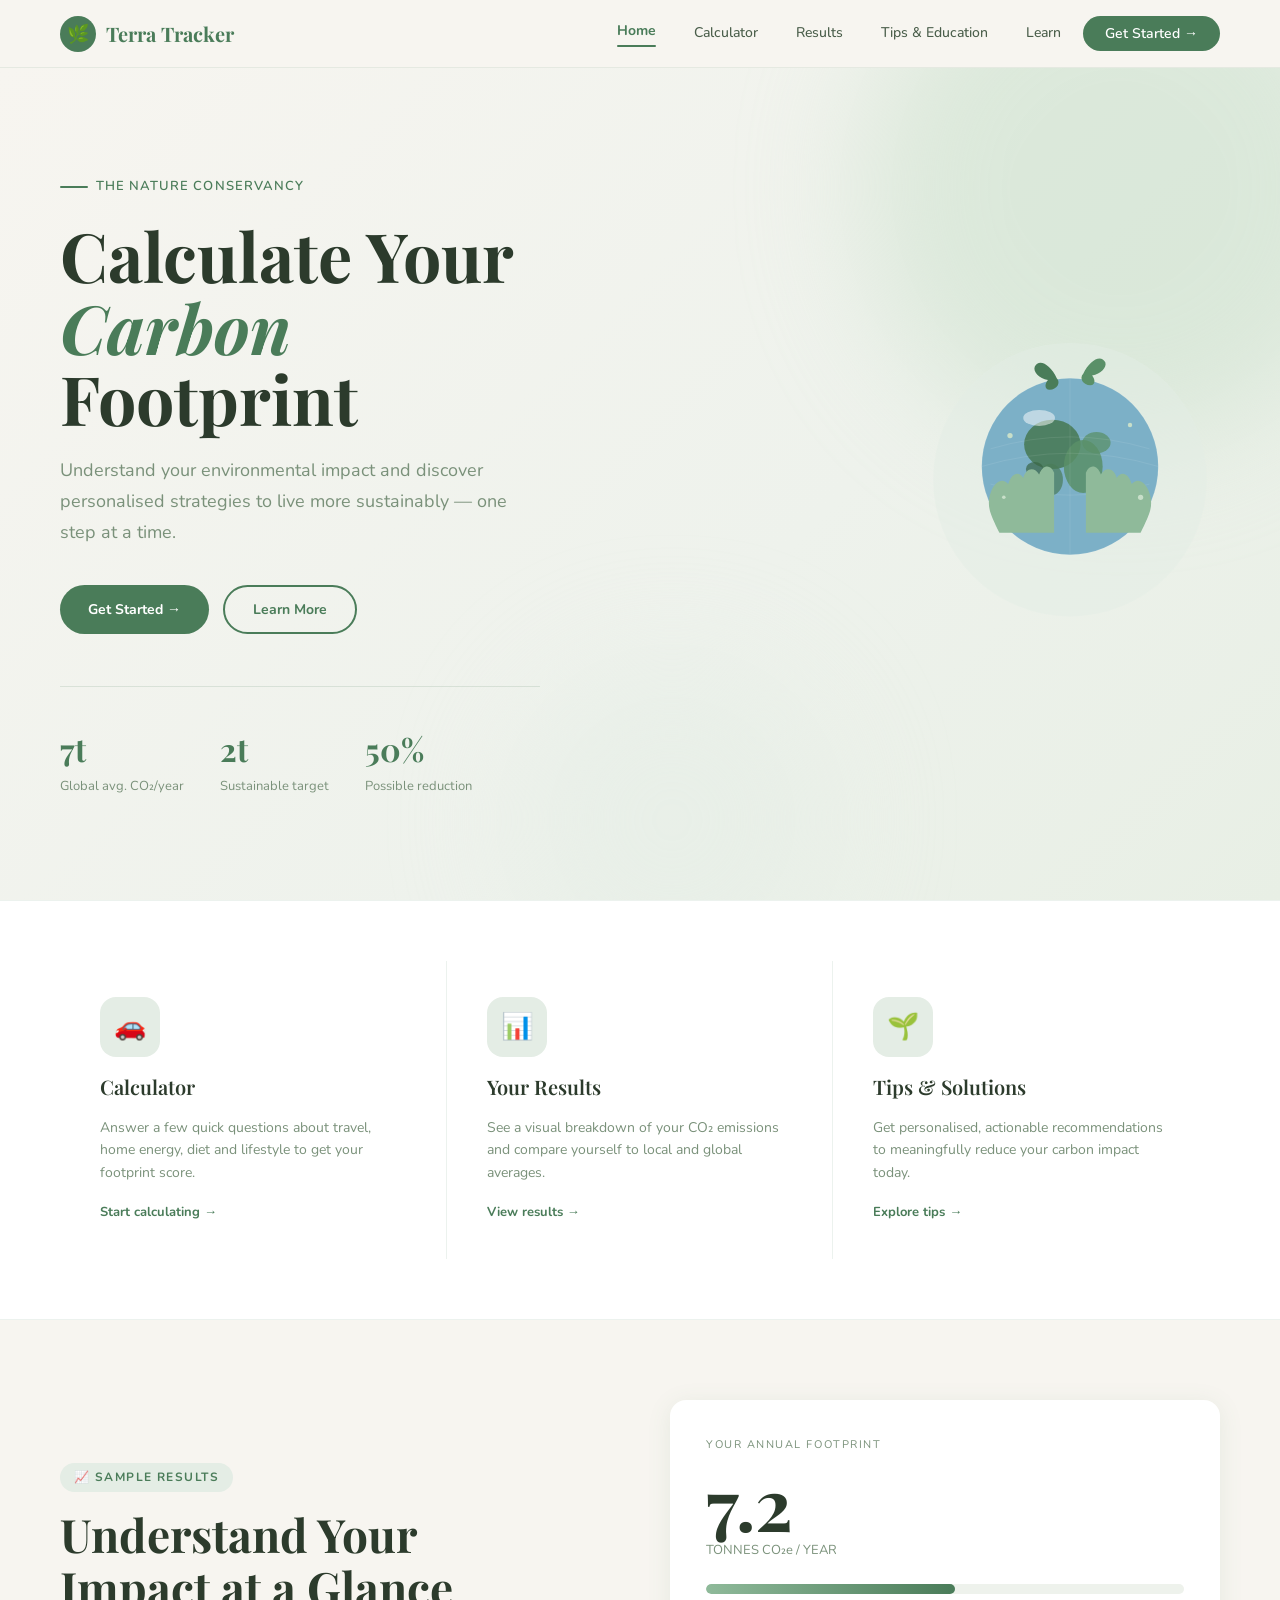
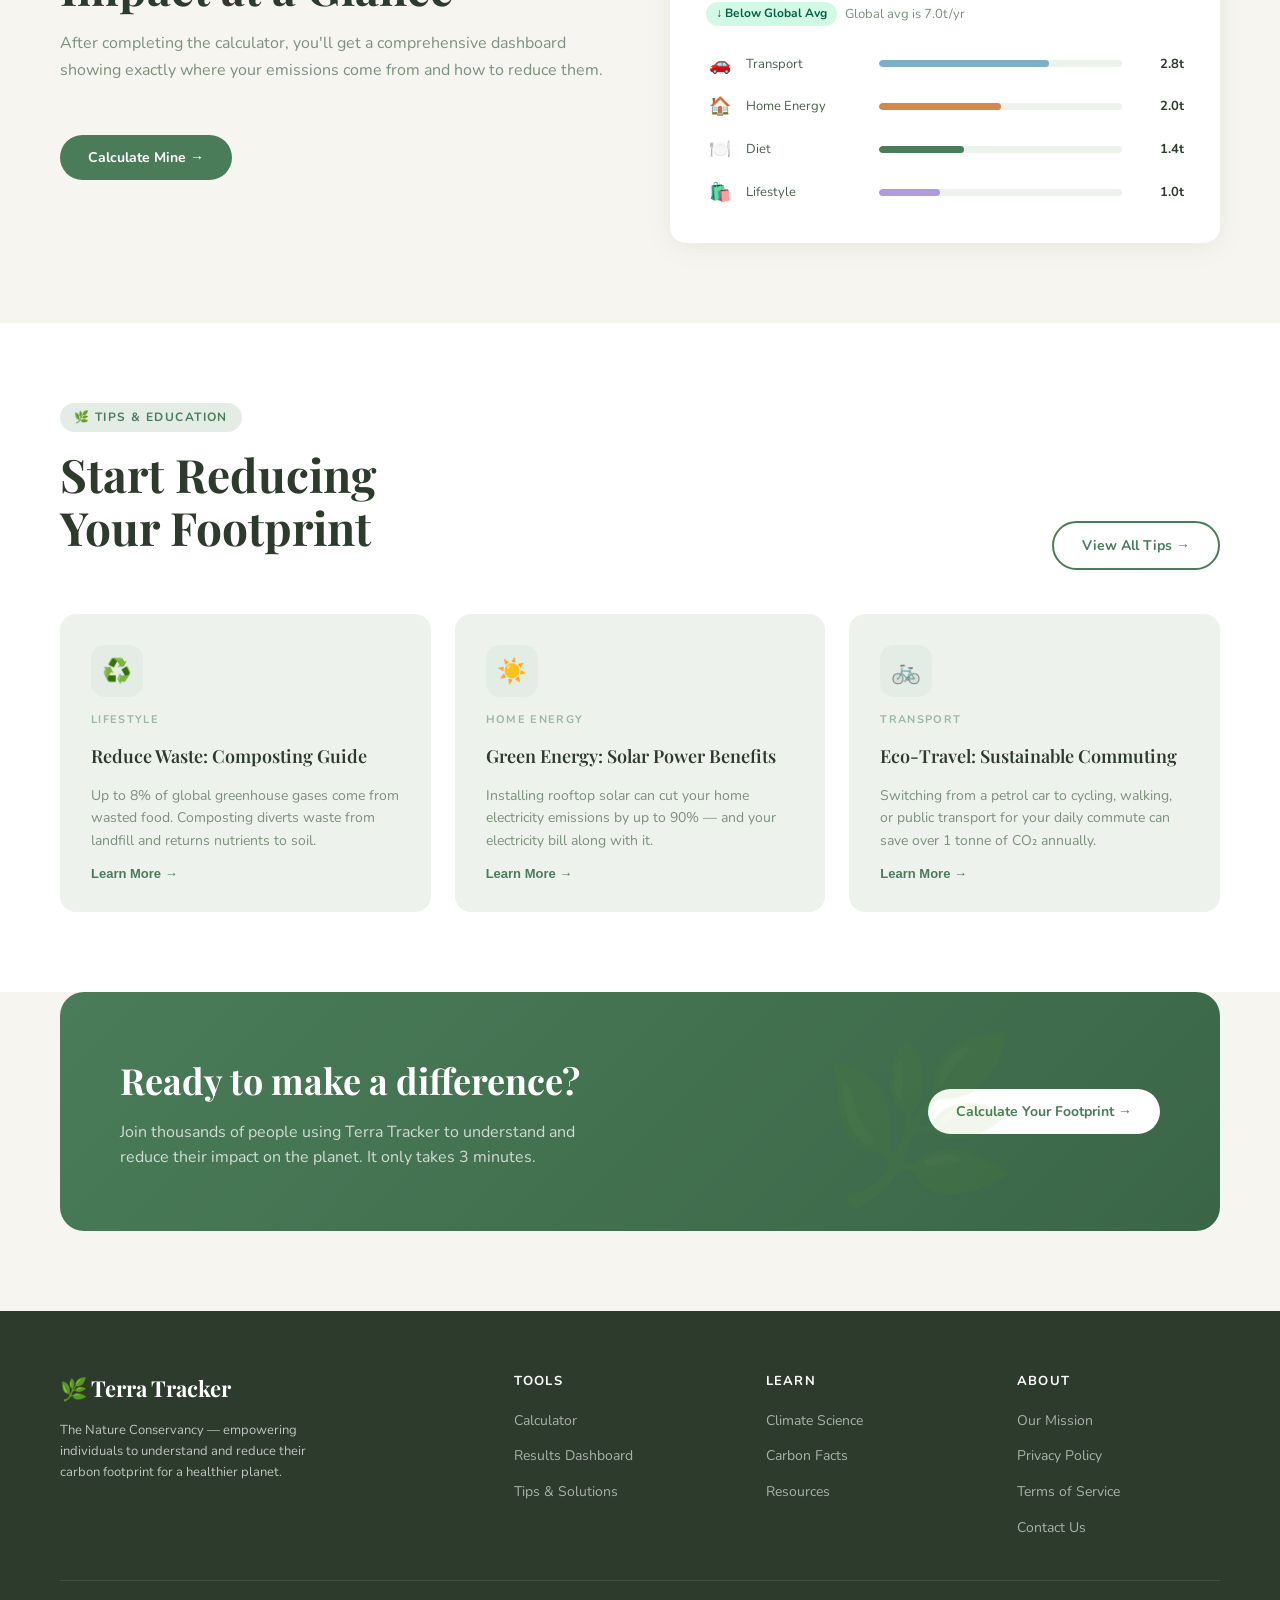
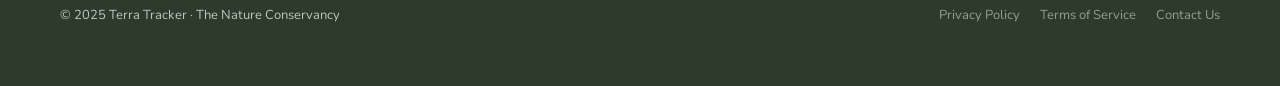
<file: terra-tracker.html>
<!DOCTYPE html>
<html lang="en">
<head>
<meta charset="UTF-8">
<meta name="viewport" content="width=device-width, initial-scale=1.0">
<title>Terra Tracker — The Nature Conservancy</title>
<link href="https://fonts.googleapis.com/css2?family=Playfair+Display:ital,wght@0,400;0,600;0,700;1,400&family=Nunito:wght@300;400;500;600;700&display=swap" rel="stylesheet">
<style>
/* ─── RESET & ROOT ─── */
*, *::before, *::after { margin:0; padding:0; box-sizing:border-box; }

:root {
  --cream:    #f7f5f0;
  --cream2:   #eef2ec;
  --cream3:   #e8efe5;
  --white:    #ffffff;
  --green:    #4a7c59;
  --green2:   #5a9068;
  --green-lt: #8fba9a;
  --green-pl: #c8dfc9;
  --green-bg: #e4ede5;
  --sage:     #9ab89e;
  --text:     #2c3b2c;
  --text2:    #4a5e4a;
  --text3:    #7a917a;
  --amber:    #d4884a;
  --sky:      #7cb0c7;
  --font-h:   'Playfair Display', Georgia, serif;
  --font-b:   'Nunito', sans-serif;
  --shadow:   0 4px 24px rgba(74,124,89,0.10);
  --shadow2:  0 12px 48px rgba(74,124,89,0.15);
  --r:        16px;
}

html { scroll-behavior: smooth; }

body {
  background: var(--cream);
  color: var(--text);
  font-family: var(--font-b);
  font-size: 16px;
  line-height: 1.6;
  overflow-x: hidden;
}

/* Organic blobs */
.blob {
  position: absolute;
  border-radius: 50%;
  background: var(--green-bg);
  opacity: 0.5;
  pointer-events: none;
  filter: blur(60px);
}

/* ─── NAV ─── */
nav {
  position: fixed; top: 0; left: 0; right: 0;
  z-index: 100;
  background: rgba(247,245,240,0.92);
  backdrop-filter: blur(14px);
  border-bottom: 1px solid rgba(74,124,89,0.10);
  padding: 0 60px;
  height: 68px;
  display: flex;
  align-items: center;
  justify-content: space-between;
}

.nav-logo {
  display: flex; align-items: center; gap: 10px;
  font-family: var(--font-h);
  font-size: 20px;
  font-weight: 700;
  color: var(--green);
  text-decoration: none;
  cursor: pointer;
}

.nav-logo-icon {
  width: 36px; height: 36px;
  background: var(--green);
  border-radius: 50%;
  display: flex; align-items: center; justify-content: center;
  font-size: 18px;
}

.nav-links {
  display: flex; align-items: center; gap: 6px;
  list-style: none;
}

.nav-links li a, .nav-links li button {
  display: block;
  padding: 8px 16px;
  font-family: var(--font-b);
  font-size: 14px;
  font-weight: 500;
  color: var(--text2);
  text-decoration: none;
  background: none;
  border: none;
  cursor: pointer;
  border-radius: 8px;
  transition: all 0.2s;
}
.nav-links li a:hover, .nav-links li button:hover { 
  background: var(--green-bg); color: var(--green);
}
.nav-links li a.active { color: var(--green); font-weight: 700; }
.nav-links li a.active::after {
  content: '';
  display: block;
  height: 2px; background: var(--green);
  border-radius: 2px; margin-top: 2px;
}

.btn-nav-cta {
  background: var(--green) !important;
  color: white !important;
  border-radius: 100px !important;
  padding: 8px 22px !important;
  font-weight: 600 !important;
}
.btn-nav-cta:hover { background: var(--green2) !important; color: white !important; }

/* ─── PAGES ─── */
.page { display: none; padding-top: 68px; min-height: 100vh; }
.page.active { display: block; }

/* ─── BUTTONS ─── */
.btn {
  display: inline-flex; align-items: center; gap: 8px;
  font-family: var(--font-b);
  font-size: 14px; font-weight: 700;
  border: none; cursor: pointer;
  border-radius: 100px;
  padding: 13px 28px;
  transition: all 0.25s;
  text-decoration: none;
}
.btn-primary { background: var(--green); color: white; }
.btn-primary:hover { background: var(--green2); box-shadow: 0 6px 20px rgba(74,124,89,0.35); transform: translateY(-1px); }
.btn-outline { background: transparent; color: var(--green); border: 2px solid var(--green); }
.btn-outline:hover { background: var(--green); color: white; }
.btn-sm { padding: 8px 18px; font-size: 13px; }
.btn-white { background: white; color: var(--green); }
.btn-white:hover { background: var(--cream); }

/* ─── SECTION HEADERS ─── */
.section-tag {
  display: inline-flex; align-items: center; gap: 6px;
  font-size: 12px; font-weight: 700;
  letter-spacing: 0.12em; text-transform: uppercase;
  color: var(--green);
  background: var(--green-bg);
  padding: 5px 14px; border-radius: 100px;
  margin-bottom: 16px;
}

.section-head {
  font-family: var(--font-h);
  font-size: clamp(32px,4vw,46px);
  font-weight: 700;
  color: var(--text);
  line-height: 1.15;
  margin-bottom: 16px;
}

.section-sub {
  font-size: 16px;
  color: var(--text3);
  max-width: 560px;
  line-height: 1.7;
}

/* ═══════════════════════════════
   HOME PAGE
═══════════════════════════════ */
#home {}

/* HERO */
.hero {
  position: relative;
  min-height: calc(100vh - 68px);
  display: flex; align-items: center;
  padding: 80px 60px;
  overflow: hidden;
  background: linear-gradient(135deg, var(--cream) 0%, var(--cream2) 60%, var(--cream3) 100%);
}

.hero-blob1 { width: 520px; height: 520px; top: -140px; right: -100px; background: var(--green-pl); }
.hero-blob2 { width: 320px; height: 320px; bottom: -80px; left: 40%; background: var(--green-bg); }

.hero-content {
  position: relative; z-index: 2;
  max-width: 580px;
  animation: fade-up 0.7s ease both;
}

.hero-eyebrow {
  display: inline-flex; align-items: center; gap: 8px;
  font-size: 13px; font-weight: 600;
  letter-spacing: 0.08em; text-transform: uppercase;
  color: var(--green);
  margin-bottom: 22px;
}
.hero-eyebrow::before {
  content: ''; display: block;
  width: 28px; height: 2px;
  background: var(--green);
  border-radius: 2px;
}

.hero-title {
  font-family: var(--font-h);
  font-size: clamp(40px, 5.5vw, 68px);
  font-weight: 700;
  line-height: 1.05;
  color: var(--text);
  margin-bottom: 22px;
}
.hero-title em { color: var(--green); font-style: italic; }

.hero-desc {
  font-size: 18px; color: var(--text3);
  line-height: 1.7; margin-bottom: 38px;
  max-width: 480px;
}

.hero-btns { display: flex; gap: 14px; flex-wrap: wrap; }

.hero-stats {
  display: flex; gap: 36px;
  margin-top: 52px; padding-top: 36px;
  border-top: 1px solid rgba(74,124,89,0.15);
}

.hero-stat-val {
  font-family: var(--font-h);
  font-size: 32px; font-weight: 700;
  color: var(--green);
}
.hero-stat-label {
  font-size: 13px; color: var(--text3);
  margin-top: 2px;
}

/* HERO ILLUSTRATION */
.hero-visual {
  position: absolute; right: 60px; top: 50%;
  transform: translateY(-50%);
  z-index: 2;
  animation: float 6s ease-in-out infinite;
}

@keyframes float {
  0%,100% { transform: translateY(-50%) translateY(0); }
  50%      { transform: translateY(-50%) translateY(-18px); }
}

.hero-globe-wrap {
  width: 340px; height: 340px;
  position: relative;
}

/* SVG Globe + hands inline illustration */
.globe-svg { width: 100%; height: 100%; }

/* OVERVIEW STRIP */
.overview-strip {
  background: white;
  padding: 60px;
  display: grid;
  grid-template-columns: repeat(3, 1fr);
  gap: 0;
  border-top: 1px solid rgba(74,124,89,0.10);
  border-bottom: 1px solid rgba(74,124,89,0.10);
}

.overview-item {
  padding: 36px 40px;
  border-right: 1px solid rgba(74,124,89,0.10);
  display: flex; flex-direction: column;
  align-items: flex-start; gap: 14px;
  cursor: pointer;
  transition: background 0.2s;
}
.overview-item:last-child { border-right: none; }
.overview-item:hover { background: var(--cream2); }

.ov-icon {
  width: 60px; height: 60px;
  background: var(--green-bg);
  border-radius: 16px;
  display: flex; align-items: center; justify-content: center;
  font-size: 26px;
  transition: background 0.2s;
}
.overview-item:hover .ov-icon { background: var(--green-pl); }

.ov-title {
  font-family: var(--font-h);
  font-size: 20px; font-weight: 600;
  color: var(--text);
}
.ov-desc { font-size: 14px; color: var(--text3); line-height: 1.6; }
.ov-link {
  font-size: 13px; font-weight: 700;
  color: var(--green);
  display: flex; align-items: center; gap: 4px;
  margin-top: 4px;
}

/* RESULTS PREVIEW */
.results-preview {
  padding: 80px 60px;
  background: var(--cream);
  display: grid;
  grid-template-columns: 1fr 1fr;
  gap: 60px;
  align-items: center;
}

.result-card-big {
  background: white;
  border-radius: var(--r);
  padding: 36px;
  box-shadow: var(--shadow);
}

.rc-label {
  font-size: 11px; letter-spacing: 0.14em; text-transform: uppercase;
  color: var(--text3); margin-bottom: 12px;
}
.rc-number {
  font-family: var(--font-h);
  font-size: 72px; font-weight: 700;
  color: var(--text); line-height: 1;
}
.rc-unit {
  font-size: 13px; color: var(--text3);
  margin-top: 2px; margin-bottom: 24px;
}
.rc-bar-wrap {
  background: var(--cream2);
  border-radius: 100px; height: 10px;
  overflow: hidden; margin-bottom: 8px;
}
.rc-bar {
  height: 100%; border-radius: 100px;
  background: linear-gradient(90deg, var(--green-lt), var(--green));
  width: 52%;
}
.rc-compare {
  display: flex; align-items: center; gap: 8px;
  font-size: 13px; color: var(--text3);
}
.badge-green {
  background: #d1fae5; color: #065f46;
  border-radius: 100px; padding: 2px 10px;
  font-size: 12px; font-weight: 700;
}

.result-breakdown {
  display: flex; flex-direction: column; gap: 14px;
  margin-top: 24px;
}
.rb-row {
  display: flex; align-items: center; gap: 12px;
}
.rb-icon { font-size: 18px; width: 28px; text-align: center; }
.rb-label { font-size: 13px; color: var(--text2); flex: 1; }
.rb-bar-wrap { flex: 2; background: var(--cream2); border-radius: 100px; height: 7px; overflow: hidden; }
.rb-bar { height: 100%; border-radius: 100px; background: var(--green); }
.rb-val { font-size: 13px; font-weight: 700; color: var(--text); width: 50px; text-align: right; }

/* TIPS PREVIEW */
.tips-preview {
  padding: 80px 60px;
  background: white;
}

.tips-preview-head {
  display: flex; align-items: flex-end;
  justify-content: space-between;
  margin-bottom: 44px;
}

.tips-grid {
  display: grid;
  grid-template-columns: repeat(3, 1fr);
  gap: 24px;
}

.tip-card {
  background: var(--cream2);
  border-radius: var(--r);
  padding: 30px;
  display: flex; flex-direction: column; gap: 14px;
  transition: all 0.25s;
  border: 1.5px solid transparent;
}
.tip-card:hover {
  border-color: var(--green-pl);
  box-shadow: var(--shadow);
  transform: translateY(-4px);
}

.tip-card-icon {
  width: 52px; height: 52px;
  background: var(--green-bg);
  border-radius: 14px;
  display: flex; align-items: center; justify-content: center;
  font-size: 24px;
}

.tip-card-cat {
  font-size: 11px; letter-spacing: 0.12em; text-transform: uppercase;
  color: var(--sage); font-weight: 700;
}
.tip-card-title {
  font-family: var(--font-h);
  font-size: 18px; font-weight: 600; color: var(--text);
}
.tip-card-desc { font-size: 14px; color: var(--text3); line-height: 1.6; }

.tip-card-link {
  display: inline-flex; align-items: center; gap: 5px;
  font-size: 13px; font-weight: 700; color: var(--green);
  margin-top: auto; cursor: pointer;
  background: none; border: none;
}

/* CTA BANNER */
.cta-banner {
  margin: 0 60px 80px;
  background: linear-gradient(135deg, var(--green) 0%, #3a6647 100%);
  border-radius: 24px;
  padding: 60px;
  display: flex; align-items: center;
  justify-content: space-between; gap: 40px;
  position: relative; overflow: hidden;
}

.cta-banner::before {
  content: '🌿';
  position: absolute; right: 200px; bottom: -20px;
  font-size: 160px; opacity: 0.08;
}

.cta-banner-text h2 {
  font-family: var(--font-h);
  font-size: 36px; font-weight: 700;
  color: white; margin-bottom: 10px;
}
.cta-banner-text p {
  font-size: 16px; color: rgba(255,255,255,0.75);
  max-width: 480px; line-height: 1.6;
}

/* ═══════════════════════════════
   CALCULATOR PAGE
═══════════════════════════════ */
#calculator {}

.calc-hero {
  background: linear-gradient(135deg, var(--cream2) 0%, var(--cream3) 100%);
  padding: 64px 60px 48px;
  text-align: center;
  position: relative; overflow: hidden;
}
.calc-hero-blob { width: 400px; height: 400px; top: -150px; left: 50%; transform: translateX(-50%); background: var(--green-pl); }

.calc-body { padding: 48px 60px 80px; }

/* Step nav */
.calc-steps {
  display: flex; gap: 0;
  background: white;
  border-radius: 14px;
  padding: 8px;
  box-shadow: var(--shadow);
  margin-bottom: 40px;
  max-width: 780px; margin-left: auto; margin-right: auto;
}

.step-tab {
  flex: 1; display: flex; flex-direction: column; align-items: center; gap: 5px;
  padding: 14px 10px;
  border-radius: 10px;
  cursor: pointer;
  background: none; border: none;
  transition: all 0.2s;
  color: var(--text3); font-family: var(--font-b);
}
.step-tab .st-icon { font-size: 22px; }
.step-tab .st-label { font-size: 12px; font-weight: 600; letter-spacing: 0.04em; }
.step-tab.active {
  background: var(--green);
  color: white;
}
.step-tab.done { color: var(--green); background: var(--green-bg); }

/* Form sections */
.calc-form { max-width: 780px; margin: 0 auto; }

.form-section { display: none; animation: fade-up 0.3s ease both; }
.form-section.active { display: block; }

.form-card {
  background: white;
  border-radius: var(--r);
  padding: 40px;
  box-shadow: var(--shadow);
  margin-bottom: 24px;
}

.form-card-title {
  font-family: var(--font-h);
  font-size: 22px; font-weight: 700;
  color: var(--text); margin-bottom: 6px;
}
.form-card-desc { font-size: 14px; color: var(--text3); margin-bottom: 32px; }

.form-grid {
  display: grid;
  grid-template-columns: repeat(2, 1fr);
  gap: 24px;
}

.form-field { display: flex; flex-direction: column; gap: 8px; }
.form-field.full { grid-column: 1/-1; }

.form-field label {
  font-size: 13px; font-weight: 600; color: var(--text2);
  letter-spacing: 0.02em;
}

.form-field input, .form-field select {
  background: var(--cream2);
  border: 1.5px solid var(--green-pl);
  border-radius: 10px;
  color: var(--text);
  font-family: var(--font-b);
  font-size: 15px;
  padding: 12px 16px;
  outline: none;
  transition: border-color 0.2s, box-shadow 0.2s;
  -webkit-appearance: none;
  appearance: none;
}
.form-field select {
  background-image: url("data:image/svg+xml,%3Csvg xmlns='http://www.w3.org/2000/svg' width='12' height='7' viewBox='0 0 12 7'%3E%3Cpath d='M1 1l5 4.5L11 1' stroke='%234a7c59' stroke-width='1.5' fill='none' stroke-linecap='round'/%3E%3C/svg%3E");
  background-repeat: no-repeat;
  background-position: right 14px center;
  padding-right: 38px;
  cursor: pointer;
}
.form-field select option { background: white; }
.form-field input:focus, .form-field select:focus {
  border-color: var(--green);
  box-shadow: 0 0 0 3px rgba(74,124,89,0.12);
  background: white;
}
.form-field input::placeholder { color: var(--text3); }
.form-field .hint { font-size: 12px; color: var(--text3); margin-top: -4px; }

/* Toggle pills */
.toggle-pills { display: flex; gap: 8px; flex-wrap: wrap; }
.toggle-pills input { display: none; }
.toggle-pills label {
  padding: 9px 18px;
  border-radius: 100px;
  background: var(--cream2);
  border: 1.5px solid var(--green-pl);
  font-size: 13px; font-weight: 600; color: var(--text2);
  cursor: pointer;
  transition: all 0.15s;
}
.toggle-pills input:checked + label {
  background: var(--green); color: white;
  border-color: var(--green);
}

/* Form nav */
.form-nav {
  display: flex; justify-content: space-between; align-items: center;
  max-width: 780px; margin: 0 auto;
  padding-top: 8px;
}

/* ═══════════════════════════════
   RESULTS PAGE
═══════════════════════════════ */
#results-page {}

.results-hero {
  background: linear-gradient(135deg, var(--green) 0%, #3a6647 100%);
  padding: 64px 60px;
  text-align: center;
  color: white;
  position: relative; overflow: hidden;
}
.results-hero h1 {
  font-family: var(--font-h); font-size: 46px;
  margin-bottom: 12px;
}
.results-hero p { font-size: 18px; opacity: 0.8; }

.results-body { padding: 60px; }

.results-main-grid {
  display: grid;
  grid-template-columns: 380px 1fr;
  gap: 32px; margin-bottom: 32px;
}

.score-card {
  background: white;
  border-radius: var(--r);
  padding: 40px;
  box-shadow: var(--shadow);
  text-align: center;
}
.score-label { font-size: 12px; letter-spacing: 0.14em; text-transform: uppercase; color: var(--text3); margin-bottom: 16px; }
.score-ring {
  width: 180px; height: 180px;
  margin: 0 auto 20px;
  position: relative;
}
.score-number {
  position: absolute; inset: 0;
  display: flex; flex-direction: column;
  align-items: center; justify-content: center;
}
.score-val { font-family: var(--font-h); font-size: 44px; font-weight: 700; color: var(--green); line-height: 1; }
.score-unit { font-size: 12px; color: var(--text3); }

.score-rating {
  display: inline-flex; align-items: center; gap: 6px;
  padding: 6px 16px; border-radius: 100px;
  font-size: 13px; font-weight: 700;
  margin-bottom: 24px;
}

.rating-good { background: #d1fae5; color: #065f46; }
.rating-avg  { background: #fef3c7; color: #92400e; }
.rating-high { background: #fee2e2; color: #991b1b; }

.score-compare {
  background: var(--cream2);
  border-radius: 12px;
  padding: 16px;
  font-size: 13px; color: var(--text2); line-height: 1.6;
}

/* Breakdown card */
.breakdown-card {
  background: white;
  border-radius: var(--r);
  padding: 36px;
  box-shadow: var(--shadow);
}
.bc-title {
  font-family: var(--font-h); font-size: 20px; font-weight: 700;
  color: var(--text); margin-bottom: 28px;
}

.bc-row {
  display: flex; align-items: center; gap: 14px;
  margin-bottom: 18px;
}
.bc-icon { font-size: 22px; width: 32px; text-align: center; }
.bc-label { font-size: 14px; color: var(--text2); width: 120px; flex-shrink: 0; }
.bc-track { flex: 1; height: 10px; background: var(--cream2); border-radius: 100px; overflow: hidden; }
.bc-fill { height: 100%; border-radius: 100px; transition: width 1.5s cubic-bezier(.16,1,.3,1); }
.bc-fill.transport { background: linear-gradient(90deg, #7cb0c7, #5a90a8); }
.bc-fill.home      { background: linear-gradient(90deg, #d4884a, #c07040); }
.bc-fill.diet      { background: linear-gradient(90deg, var(--green-lt), var(--green)); }
.bc-fill.lifestyle { background: linear-gradient(90deg, #b09ae0, #9070c0); }
.bc-val { font-size: 14px; font-weight: 700; color: var(--text); width: 60px; text-align: right; }

/* Comparison section */
.comparison-section {
  background: white;
  border-radius: var(--r);
  padding: 40px;
  box-shadow: var(--shadow);
  margin-bottom: 32px;
}

.comp-grid {
  display: grid;
  grid-template-columns: repeat(4, 1fr);
  gap: 20px; margin-top: 32px;
}

.comp-col { text-align: center; }
.comp-bar-wrap {
  height: 140px;
  display: flex; align-items: flex-end; justify-content: center;
  margin-bottom: 12px;
}
.comp-bar {
  width: 52px; border-radius: 8px 8px 0 0;
  transition: height 1.5s cubic-bezier(.16,1,.3,1);
}
.comp-bar.you    { background: var(--green); }
.comp-bar.india  { background: #7cb0c7; }
.comp-bar.world  { background: #d4884a; }
.comp-bar.us     { background: #f87171; }
.comp-name { font-size: 13px; font-weight: 600; color: var(--text2); }
.comp-val  { font-size: 11px; color: var(--text3); margin-top: 3px; }

/* Donut chart */
.donut-section {
  display: grid; grid-template-columns: 240px 1fr;
  gap: 32px; align-items: center; margin-top: 28px;
}
.donut-legend { display: flex; flex-direction: column; gap: 14px; }
.legend-row { display: flex; align-items: center; gap: 10px; }
.legend-dot { width: 12px; height: 12px; border-radius: 3px; flex-shrink: 0; }
.legend-label { font-size: 13px; color: var(--text2); flex: 1; }
.legend-pct { font-size: 13px; font-weight: 700; color: var(--text); }

/* ═══════════════════════════════
   TIPS PAGE
═══════════════════════════════ */
#tips-page {}
.tips-full-hero {
  background: linear-gradient(135deg, var(--cream2) 0%, var(--cream3) 100%);
  padding: 64px 60px 0;
  text-align: center;
  position: relative; overflow: hidden;
}
.tips-full-hero-blob { width: 500px; height: 300px; top: -80px; left: 50%; transform: translateX(-50%); background: var(--green-pl); }

.tips-filter-bar {
  display: flex; justify-content: center; gap: 8px;
  padding: 32px 0;
  flex-wrap: wrap;
}

.filter-btn {
  padding: 9px 22px;
  border-radius: 100px;
  border: 1.5px solid var(--green-pl);
  background: white;
  color: var(--text2);
  font-family: var(--font-b);
  font-size: 13px; font-weight: 600;
  cursor: pointer;
  transition: all 0.2s;
}
.filter-btn.active, .filter-btn:hover {
  background: var(--green); color: white; border-color: var(--green);
}

.tips-full-body { padding: 0 60px 80px; }

.tips-full-grid {
  display: grid;
  grid-template-columns: repeat(3, 1fr);
  gap: 24px;
}

.tip-full-card {
  background: white;
  border-radius: var(--r);
  overflow: hidden;
  box-shadow: var(--shadow);
  transition: all 0.25s;
  border: 1.5px solid transparent;
}
.tip-full-card:hover { transform: translateY(-5px); box-shadow: var(--shadow2); border-color: var(--green-pl); }

.tip-full-top {
  height: 120px;
  display: flex; align-items: center; justify-content: center;
  font-size: 52px;
}

.tip-full-body-inner { padding: 24px; }
.tip-full-cat { font-size: 11px; letter-spacing: 0.12em; text-transform: uppercase; color: var(--sage); font-weight: 700; margin-bottom: 8px; }
.tip-full-title { font-family: var(--font-h); font-size: 19px; font-weight: 700; color: var(--text); margin-bottom: 10px; }
.tip-full-desc { font-size: 14px; color: var(--text3); line-height: 1.65; margin-bottom: 16px; }
.tip-full-impact {
  display: flex; align-items: center; gap: 8px;
  padding: 10px 14px;
  background: var(--green-bg);
  border-radius: 10px;
  font-size: 13px;
}
.tip-impact-label { color: var(--text3); }
.tip-impact-val { font-weight: 700; color: var(--green); margin-left: auto; }

/* ═══════════════════════════════
   EDUCATION PAGE
═══════════════════════════════ */
#education {}

.edu-hero {
  background: linear-gradient(135deg, var(--cream2) 0%, var(--cream3) 100%);
  padding: 80px 60px;
  text-align: center;
  position: relative; overflow: hidden;
}

.edu-body { padding: 60px; }

.facts-grid {
  display: grid;
  grid-template-columns: repeat(4, 1fr);
  gap: 20px; margin-bottom: 60px;
}

.fact-card {
  background: white;
  border-radius: var(--r);
  padding: 28px 24px;
  text-align: center;
  box-shadow: var(--shadow);
  transition: transform 0.2s;
}
.fact-card:hover { transform: translateY(-4px); }
.fact-icon { font-size: 36px; margin-bottom: 12px; }
.fact-val { font-family: var(--font-h); font-size: 32px; font-weight: 700; color: var(--green); }
.fact-desc { font-size: 13px; color: var(--text3); margin-top: 6px; line-height: 1.5; }

.edu-sections {
  display: grid;
  grid-template-columns: 1fr 1fr;
  gap: 32px;
}

.edu-card {
  background: white;
  border-radius: var(--r);
  overflow: hidden;
  box-shadow: var(--shadow);
}

.edu-card-top {
  padding: 36px;
  display: flex; align-items: flex-start; gap: 20px;
}

.edu-card-icon {
  width: 64px; height: 64px; flex-shrink: 0;
  background: var(--green-bg);
  border-radius: 16px;
  display: flex; align-items: center; justify-content: center;
  font-size: 30px;
}

.edu-card-title {
  font-family: var(--font-h);
  font-size: 22px; font-weight: 700; color: var(--text);
  margin-bottom: 8px;
}
.edu-card-desc { font-size: 14px; color: var(--text3); line-height: 1.65; }

.edu-card-facts {
  border-top: 1px solid var(--cream2);
  padding: 24px 36px;
  display: flex; flex-direction: column; gap: 10px;
}

.edu-fact-row {
  display: flex; align-items: flex-start; gap: 10px;
  font-size: 14px; color: var(--text2); line-height: 1.5;
}
.edu-fact-bullet { color: var(--green); font-size: 18px; line-height: 1.3; flex-shrink: 0; }

/* Resources */
.resources-section { padding: 60px; background: var(--cream); }

.resources-grid {
  display: grid;
  grid-template-columns: repeat(3, 1fr);
  gap: 24px; margin-top: 40px;
}

.resource-card {
  background: white;
  border-radius: var(--r);
  padding: 28px;
  box-shadow: var(--shadow);
  display: flex; flex-direction: column; gap: 10px;
  cursor: pointer;
  transition: all 0.2s;
  border-top: 4px solid var(--green);
}
.resource-card:hover { transform: translateY(-4px); box-shadow: var(--shadow2); }
.resource-tag { font-size: 11px; letter-spacing: 0.12em; text-transform: uppercase; color: var(--sage); font-weight: 700; }
.resource-title { font-family: var(--font-h); font-size: 18px; font-weight: 700; color: var(--text); }
.resource-desc { font-size: 14px; color: var(--text3); line-height: 1.6; flex: 1; }
.resource-link { font-size: 13px; font-weight: 700; color: var(--green); display: flex; align-items: center; gap: 4px; }

/* ─── FOOTER ─── */
footer {
  background: var(--text);
  color: rgba(255,255,255,0.7);
  padding: 60px;
}
.footer-grid {
  display: grid;
  grid-template-columns: 2fr 1fr 1fr 1fr;
  gap: 48px; margin-bottom: 40px;
}
.footer-brand { display: flex; flex-direction: column; gap: 14px; }
.footer-logo { font-family: var(--font-h); font-size: 22px; font-weight: 700; color: white; display: flex; align-items: center; gap: 10px; }
.footer-tagline { font-size: 13px; line-height: 1.6; max-width: 280px; }
.footer-col h4 { font-size: 13px; letter-spacing: 0.1em; text-transform: uppercase; font-weight: 700; color: white; margin-bottom: 16px; }
.footer-col ul { list-style: none; display: flex; flex-direction: column; gap: 10px; }
.footer-col ul li a { color: rgba(255,255,255,0.6); text-decoration: none; font-size: 14px; transition: color 0.2s; cursor: pointer; }
.footer-col ul li a:hover { color: var(--green-lt); }
.footer-bottom {
  border-top: 1px solid rgba(255,255,255,0.1);
  padding-top: 24px;
  display: flex; justify-content: space-between; align-items: center;
  font-size: 13px;
}
.footer-bottom a { color: rgba(255,255,255,0.5); text-decoration: none; }

/* ─── ANIMATIONS ─── */
@keyframes fade-up {
  from { opacity: 0; transform: translateY(20px); }
  to   { opacity: 1; transform: translateY(0); }
}

.anim { opacity: 0; transform: translateY(24px); transition: opacity 0.6s ease, transform 0.6s ease; }
.anim.visible { opacity: 1; transform: translateY(0); }

/* ─── RESULTS CALC ─── */
#results-page .score-val { transition: opacity 0.4s; }
</style>
</head>
<body>

<!-- NAV -->
<nav>
  <a class="nav-logo" onclick="showPage('home')">
    <div class="nav-logo-icon">🌿</div>
    Terra Tracker
  </a>
  <ul class="nav-links">
    <li><a onclick="showPage('home')" id="nav-home" class="active">Home</a></li>
    <li><a onclick="showPage('calculator')" id="nav-calculator">Calculator</a></li>
    <li><a onclick="showPage('results-page')" id="nav-results">Results</a></li>
    <li><a onclick="showPage('tips-page')" id="nav-tips">Tips & Education</a></li>
    <li><a onclick="showPage('education')" id="nav-education">Learn</a></li>
    <li><button class="btn-nav-cta" onclick="showPage('calculator')">Get Started →</button></li>
  </ul>
</nav>

<!-- ═══ HOME PAGE ═══ -->
<div class="page active" id="home">

  <!-- Hero -->
  <section class="hero">
    <div class="blob hero-blob1"></div>
    <div class="blob hero-blob2"></div>

    <div class="hero-content">
      <div class="hero-eyebrow">The Nature Conservancy</div>
      <h1 class="hero-title">
        Calculate Your<br>
        <em>Carbon</em><br>
        Footprint
      </h1>
      <p class="hero-desc">
        Understand your environmental impact and discover personalised strategies to live more sustainably — one step at a time.
      </p>
      <div class="hero-btns">
        <button class="btn btn-primary" onclick="showPage('calculator')">Get Started →</button>
        <button class="btn btn-outline" onclick="showPage('education')">Learn More</button>
      </div>
      <div class="hero-stats">
        <div>
          <div class="hero-stat-val">7t</div>
          <div class="hero-stat-label">Global avg. CO₂/year</div>
        </div>
        <div>
          <div class="hero-stat-val">2t</div>
          <div class="hero-stat-label">Sustainable target</div>
        </div>
        <div>
          <div class="hero-stat-val">50%</div>
          <div class="hero-stat-label">Possible reduction</div>
        </div>
      </div>
    </div>

    <!-- Globe Illustration -->
    <div class="hero-visual">
      <svg class="globe-svg" viewBox="0 0 340 340" fill="none" xmlns="http://www.w3.org/2000/svg">
        <!-- Glow -->
        <circle cx="170" cy="170" r="155" fill="#e4ede5" opacity="0.5"/>
        <!-- Earth -->
        <circle cx="170" cy="155" r="100" fill="#7cb0c7"/>
        <!-- Land masses -->
        <ellipse cx="150" cy="130" rx="32" ry="28" fill="#4a7c59" opacity="0.9"/>
        <ellipse cx="185" cy="155" rx="22" ry="30" fill="#5a9068" opacity="0.85"/>
        <ellipse cx="148" cy="170" rx="14" ry="18" fill="#4a7c59" opacity="0.7"/>
        <ellipse cx="200" cy="128" rx="16" ry="12" fill="#5a9068" opacity="0.75"/>
        <ellipse cx="130" cy="158" rx="10" ry="8" fill="#3a6647" opacity="0.7"/>
        <!-- Grid lines -->
        <ellipse cx="170" cy="155" rx="100" ry="100" stroke="white" stroke-width="0.5" opacity="0.2"/>
        <path d="M70 155 Q170 125 270 155" stroke="white" stroke-width="0.5" opacity="0.2" fill="none"/>
        <path d="M80 135 Q170 108 260 135" stroke="white" stroke-width="0.5" opacity="0.2" fill="none"/>
        <path d="M80 175 Q170 200 260 175" stroke="white" stroke-width="0.5" opacity="0.2" fill="none"/>
        <line x1="170" y1="55" x2="170" y2="255" stroke="white" stroke-width="0.5" opacity="0.2"/>
        <!-- Clouds -->
        <ellipse cx="135" cy="100" rx="18" ry="9" fill="white" opacity="0.5"/>
        <ellipse cx="220" cy="175" rx="15" ry="7" fill="white" opacity="0.4"/>
        <!-- Hands -->
        <path d="M90 230 C80 210 75 200 80 185 C85 170 95 168 100 175 C104 162 112 160 117 168 C120 156 130 155 135 164 C139 153 148 152 152 162 L152 230 Z" fill="#8fba9a"/>
        <path d="M250 230 C260 210 265 200 260 185 C255 170 245 168 240 175 C236 162 228 160 223 168 C220 156 210 155 205 164 C201 153 192 152 188 162 L188 230 Z" fill="#8fba9a"/>
        <!-- Leaves top -->
        <path d="M155 55 C148 40 135 32 130 42 C128 48 135 55 145 57 C142 60 140 68 147 68 C155 68 160 60 155 55Z" fill="#4a7c59"/>
        <path d="M185 50 C192 35 205 27 210 37 C212 43 205 50 195 52 C198 55 200 63 193 63 C185 63 180 55 185 50Z" fill="#5a9068"/>
        <!-- Sparkles -->
        <circle cx="102" cy="120" r="3" fill="#c8dfc9"/>
        <circle cx="238" cy="108" r="2.5" fill="#c8dfc9"/>
        <circle cx="250" cy="190" r="3" fill="#c8dfc9"/>
        <circle cx="95" cy="190" r="2" fill="#c8dfc9"/>
      </svg>
    </div>
  </section>

  <!-- Overview Strip -->
  <section class="overview-strip">
    <div class="overview-item" onclick="showPage('calculator')">
      <div class="ov-icon">🚗</div>
      <div class="ov-title">Calculator</div>
      <p class="ov-desc">Answer a few quick questions about travel, home energy, diet and lifestyle to get your footprint score.</p>
      <div class="ov-link">Start calculating →</div>
    </div>
    <div class="overview-item" onclick="showPage('results-page')">
      <div class="ov-icon">📊</div>
      <div class="ov-title">Your Results</div>
      <p class="ov-desc">See a visual breakdown of your CO₂ emissions and compare yourself to local and global averages.</p>
      <div class="ov-link">View results →</div>
    </div>
    <div class="overview-item" onclick="showPage('tips-page')">
      <div class="ov-icon">🌱</div>
      <div class="ov-title">Tips & Solutions</div>
      <p class="ov-desc">Get personalised, actionable recommendations to meaningfully reduce your carbon impact today.</p>
      <div class="ov-link">Explore tips →</div>
    </div>
  </section>

  <!-- Results Preview -->
  <section class="results-preview">
    <div class="anim">
      <div class="section-tag">📈 Sample Results</div>
      <h2 class="section-head">Understand Your<br>Impact at a Glance</h2>
      <p class="section-sub">After completing the calculator, you'll get a comprehensive dashboard showing exactly where your emissions come from and how to reduce them.</p>
      <br><br>
      <button class="btn btn-primary" onclick="showPage('calculator')">Calculate Mine →</button>
    </div>
    <div class="anim">
      <div class="result-card-big">
        <div class="rc-label">Your Annual Footprint</div>
        <div class="rc-number">7.2</div>
        <div class="rc-unit">TONNES CO₂e / YEAR</div>
        <div class="rc-bar-wrap"><div class="rc-bar"></div></div>
        <div class="rc-compare">
          <span class="badge-green">↓ Below Global Avg</span>
          Global avg is 7.0t/yr
        </div>
        <div class="result-breakdown">
          <div class="rb-row">
            <div class="rb-icon">🚗</div>
            <div class="rb-label">Transport</div>
            <div class="rb-bar-wrap"><div class="rb-bar" style="width:70%;background:#7cb0c7"></div></div>
            <div class="rb-val">2.8t</div>
          </div>
          <div class="rb-row">
            <div class="rb-icon">🏠</div>
            <div class="rb-label">Home Energy</div>
            <div class="rb-bar-wrap"><div class="rb-bar" style="width:50%;background:#d4884a"></div></div>
            <div class="rb-val">2.0t</div>
          </div>
          <div class="rb-row">
            <div class="rb-icon">🍽️</div>
            <div class="rb-label">Diet</div>
            <div class="rb-bar-wrap"><div class="rb-bar" style="width:35%"></div></div>
            <div class="rb-val">1.4t</div>
          </div>
          <div class="rb-row">
            <div class="rb-icon">🛍️</div>
            <div class="rb-label">Lifestyle</div>
            <div class="rb-bar-wrap"><div class="rb-bar" style="width:25%;background:#b09ae0"></div></div>
            <div class="rb-val">1.0t</div>
          </div>
        </div>
      </div>
    </div>
  </section>

  <!-- Tips Preview -->
  <section class="tips-preview">
    <div class="tips-preview-head">
      <div>
        <div class="section-tag">🌿 Tips & Education</div>
        <h2 class="section-head">Start Reducing<br>Your Footprint</h2>
      </div>
      <button class="btn btn-outline" onclick="showPage('tips-page')">View All Tips →</button>
    </div>
    <div class="tips-grid">
      <div class="tip-card">
        <div class="tip-card-icon">♻️</div>
        <div class="tip-card-cat">Lifestyle</div>
        <div class="tip-card-title">Reduce Waste: Composting Guide</div>
        <p class="tip-card-desc">Up to 8% of global greenhouse gases come from wasted food. Composting diverts waste from landfill and returns nutrients to soil.</p>
        <button class="tip-card-link" onclick="showPage('tips-page')">Learn More →</button>
      </div>
      <div class="tip-card">
        <div class="tip-card-icon">☀️</div>
        <div class="tip-card-cat">Home Energy</div>
        <div class="tip-card-title">Green Energy: Solar Power Benefits</div>
        <p class="tip-card-desc">Installing rooftop solar can cut your home electricity emissions by up to 90% — and your electricity bill along with it.</p>
        <button class="tip-card-link" onclick="showPage('tips-page')">Learn More →</button>
      </div>
      <div class="tip-card">
        <div class="tip-card-icon">🚲</div>
        <div class="tip-card-cat">Transport</div>
        <div class="tip-card-title">Eco-Travel: Sustainable Commuting</div>
        <p class="tip-card-desc">Switching from a petrol car to cycling, walking, or public transport for your daily commute can save over 1 tonne of CO₂ annually.</p>
        <button class="tip-card-link" onclick="showPage('tips-page')">Learn More →</button>
      </div>
    </div>
  </section>

  <!-- CTA Banner -->
  <div class="cta-banner">
    <div class="cta-banner-text">
      <h2>Ready to make a difference?</h2>
      <p>Join thousands of people using Terra Tracker to understand and reduce their impact on the planet. It only takes 3 minutes.</p>
    </div>
    <button class="btn btn-white" onclick="showPage('calculator')">Calculate Your Footprint →</button>
  </div>

  <!-- Footer -->
  <footer>
    <div class="footer-grid">
      <div class="footer-brand">
        <div class="footer-logo">🌿 Terra Tracker</div>
        <p class="footer-tagline">The Nature Conservancy — empowering individuals to understand and reduce their carbon footprint for a healthier planet.</p>
      </div>
      <div class="footer-col">
        <h4>Tools</h4>
        <ul>
          <li><a onclick="showPage('calculator')">Calculator</a></li>
          <li><a onclick="showPage('results-page')">Results Dashboard</a></li>
          <li><a onclick="showPage('tips-page')">Tips & Solutions</a></li>
        </ul>
      </div>
      <div class="footer-col">
        <h4>Learn</h4>
        <ul>
          <li><a onclick="showPage('education')">Climate Science</a></li>
          <li><a onclick="showPage('education')">Carbon Facts</a></li>
          <li><a onclick="showPage('education')">Resources</a></li>
        </ul>
      </div>
      <div class="footer-col">
        <h4>About</h4>
        <ul>
          <li><a>Our Mission</a></li>
          <li><a>Privacy Policy</a></li>
          <li><a>Terms of Service</a></li>
          <li><a>Contact Us</a></li>
        </ul>
      </div>
    </div>
    <div class="footer-bottom">
      <span>© 2025 Terra Tracker · The Nature Conservancy</span>
      <div style="display:flex;gap:20px">
        <a>Privacy Policy</a>
        <a>Terms of Service</a>
        <a>Contact Us</a>
      </div>
    </div>
  </footer>
</div>

<!-- ═══ CALCULATOR PAGE ═══ -->
<div class="page" id="calculator">
  <div class="calc-hero">
    <div class="blob calc-hero-blob"></div>
    <div style="position:relative;z-index:2">
      <div class="section-tag">🌿 Terra Tracker</div>
      <h1 class="section-head">Carbon Footprint Calculator</h1>
      <p class="section-sub" style="margin:0 auto">Answer questions about your lifestyle to calculate your annual CO₂ emissions. It takes about 3 minutes.</p>
    </div>
  </div>

  <div class="calc-body">
    <!-- Steps -->
    <div class="calc-steps">
      <button class="step-tab active" id="st0" onclick="goStep(0)">
        <span class="st-icon">🚗</span>
        <span class="st-label">Travel</span>
      </button>
      <button class="step-tab" id="st1" onclick="goStep(1)">
        <span class="st-icon">🏠</span>
        <span class="st-label">Home Energy</span>
      </button>
      <button class="step-tab" id="st2" onclick="goStep(2)">
        <span class="st-icon">🍽️</span>
        <span class="st-label">Food & Diet</span>
      </button>
      <button class="step-tab" id="st3" onclick="goStep(3)">
        <span class="st-icon">🛍️</span>
        <span class="st-label">Lifestyle</span>
      </button>
    </div>

    <div class="calc-form">
      <!-- Step 0: Travel -->
      <div class="form-section active" id="fs0">
        <div class="form-card">
          <div class="form-card-title">🚗 Transportation & Travel</div>
          <p class="form-card-desc">Tell us about your regular travel habits — commuting, flights, and how you get around day to day.</p>
          <div class="form-grid">
            <div class="form-field">
              <label>What type of car do you drive?</label>
              <select id="c_carType">
                <option value="0">I don't own a car</option>
                <option value="0.21" selected>Petrol / Gasoline</option>
                <option value="0.17">Diesel</option>
                <option value="0.05">Electric (EV)</option>
                <option value="0.10">Hybrid</option>
                <option value="0.12">CNG / LPG</option>
              </select>
            </div>
            <div class="form-field">
              <label>How many km do you drive per week?</label>
              <input type="number" id="c_km" placeholder="e.g. 150" value="100" min="0">
              <span class="hint">kilometres per week</span>
            </div>
            <div class="form-field">
              <label>Short-haul flights per year (under 3 hrs)</label>
              <input type="number" id="c_shortFlights" placeholder="e.g. 2" value="1" min="0">
            </div>
            <div class="form-field">
              <label>Long-haul flights per year (over 3 hrs)</label>
              <input type="number" id="c_longFlights" placeholder="e.g. 1" value="0" min="0">
            </div>
            <div class="form-field full">
              <label>How often do you use public transport?</label>
              <div class="toggle-pills">
                <input type="radio" name="pub" id="pub0" value="0"><label for="pub0">Never</label>
                <input type="radio" name="pub" id="pub1" value="-0.3" checked><label for="pub1">Occasionally</label>
                <input type="radio" name="pub" id="pub2" value="-0.6"><label for="pub2">Regularly</label>
                <input type="radio" name="pub" id="pub3" value="-1.0"><label for="pub3">Always (no car)</label>
              </div>
            </div>
          </div>
        </div>
        <div class="form-nav">
          <div></div>
          <button class="btn btn-primary" onclick="goStep(1)">Next: Home Energy →</button>
        </div>
      </div>

      <!-- Step 1: Home -->
      <div class="form-section" id="fs1">
        <div class="form-card">
          <div class="form-card-title">🏠 Home Energy</div>
          <p class="form-card-desc">Your home's energy use for heating, cooling, and electricity is a major contributor to your footprint.</p>
          <div class="form-grid">
            <div class="form-field">
              <label>Main electricity source</label>
              <select id="c_elec">
                <option value="0.82">Mostly coal / grid</option>
                <option value="0.5" selected>Mixed grid (typical)</option>
                <option value="0.25">Partly renewable</option>
                <option value="0.05">Mostly renewable</option>
                <option value="0.01">100% solar / green</option>
              </select>
            </div>
            <div class="form-field">
              <label>Monthly electricity usage (kWh)</label>
              <input type="number" id="c_kwh" placeholder="e.g. 250" value="200" min="0">
              <span class="hint">Check your electricity bill</span>
            </div>
            <div class="form-field">
              <label>Primary heating fuel</label>
              <select id="c_heat">
                <option value="0">None / Electric</option>
                <option value="0.5" selected>Natural gas</option>
                <option value="0.8">Oil / LPG</option>
                <option value="0.2">Wood / Biomass</option>
                <option value="0.05">Heat pump</option>
              </select>
            </div>
            <div class="form-field">
              <label>Heating intensity</label>
              <select id="c_heatUse">
                <option value="0.5">Low (mild climate)</option>
                <option value="1.0" selected>Moderate</option>
                <option value="1.5">High (cold climate)</option>
              </select>
            </div>
            <div class="form-field">
              <label>Number of people in your household</label>
              <input type="number" id="c_members" placeholder="e.g. 3" value="3" min="1" max="20">
            </div>
            <div class="form-field">
              <label>Home type</label>
              <select id="c_homeType">
                <option value="1.3">Detached house</option>
                <option value="1.0" selected>Semi-detached / Row house</option>
                <option value="0.7">Apartment</option>
                <option value="0.5">Small flat / Studio</option>
              </select>
            </div>
          </div>
        </div>
        <div class="form-nav">
          <button class="btn btn-outline" onclick="goStep(0)">← Back</button>
          <button class="btn btn-primary" onclick="goStep(2)">Next: Food & Diet →</button>
        </div>
      </div>

      <!-- Step 2: Diet -->
      <div class="form-section" id="fs2">
        <div class="form-card">
          <div class="form-card-title">🍽️ Food & Diet</div>
          <p class="form-card-desc">Food production accounts for around 26% of global emissions. Your dietary choices have a significant impact.</p>
          <div class="form-grid">
            <div class="form-field">
              <label>How would you describe your diet?</label>
              <select id="c_diet">
                <option value="3.3">Heavy meat eater (daily red meat)</option>
                <option value="2.5" selected>Moderate meat eater</option>
                <option value="1.9">Low meat / Pescatarian</option>
                <option value="1.4">Vegetarian</option>
                <option value="1.1">Vegan</option>
              </select>
            </div>
            <div class="form-field">
              <label>Dairy consumption</label>
              <select id="c_dairy">
                <option value="0.7">High</option>
                <option value="0.4" selected>Moderate</option>
                <option value="0.1">Low</option>
                <option value="0">None / Plant-based</option>
              </select>
            </div>
            <div class="form-field full">
              <label>How much food do you typically waste?</label>
              <div class="toggle-pills">
                <input type="radio" name="waste" id="w0" value="0.5"><label for="w0">A lot</label>
                <input type="radio" name="waste" id="w1" value="0.25" checked><label for="w1">Moderate</label>
                <input type="radio" name="waste" id="w2" value="0.05"><label for="w2">Very little</label>
                <input type="radio" name="waste" id="w3" value="0"><label for="w3">Almost none</label>
              </div>
            </div>
            <div class="form-field full">
              <label>How often do you buy local & seasonal produce?</label>
              <div class="toggle-pills">
                <input type="radio" name="local" id="l0" value="0"><label for="l0">Rarely</label>
                <input type="radio" name="local" id="l1" value="-0.1" checked><label for="l1">Sometimes</label>
                <input type="radio" name="local" id="l2" value="-0.2"><label for="l2">Mostly</label>
                <input type="radio" name="local" id="l3" value="-0.3"><label for="l3">Always</label>
              </div>
            </div>
          </div>
        </div>
        <div class="form-nav">
          <button class="btn btn-outline" onclick="goStep(1)">← Back</button>
          <button class="btn btn-primary" onclick="goStep(3)">Next: Lifestyle →</button>
        </div>
      </div>

      <!-- Step 3: Lifestyle -->
      <div class="form-section" id="fs3">
        <div class="form-card">
          <div class="form-card-title">🛍️ Shopping & Lifestyle</div>
          <p class="form-card-desc">Consumer goods, digital habits, and recycling all play a role in your overall carbon footprint.</p>
          <div class="form-grid">
            <div class="form-field">
              <label>How often do you buy new clothes/goods?</label>
              <select id="c_shop">
                <option value="2.5">Very frequently (heavy shopper)</option>
                <option value="1.5" selected>Moderately</option>
                <option value="0.8">Minimally / Buy secondhand</option>
                <option value="0.2">Rarely / Almost never</option>
              </select>
            </div>
            <div class="form-field">
              <label>Electronics purchases per year</label>
              <input type="number" id="c_electronics" placeholder="e.g. 2" value="1" min="0">
              <span class="hint">phones, laptops, tablets, etc.</span>
            </div>
            <div class="form-field full">
              <label>Daily streaming & internet usage</label>
              <div class="toggle-pills">
                <input type="radio" name="stream" id="s0" value="0.1"><label for="s0">Low (&lt;1hr)</label>
                <input type="radio" name="stream" id="s1" value="0.3" checked><label for="s1">Moderate (2–4hr)</label>
                <input type="radio" name="stream" id="s2" value="0.6"><label for="s2">Heavy (5hr+)</label>
              </div>
            </div>
            <div class="form-field full">
              <label>How well do you recycle?</label>
              <div class="toggle-pills">
                <input type="radio" name="recycle" id="r0" value="0.4"><label for="r0">Not at all</label>
                <input type="radio" name="recycle" id="r1" value="0.2"><label for="r1">Some items</label>
                <input type="radio" name="recycle" id="r2" value="0" checked><label for="r2">Most items</label>
                <input type="radio" name="recycle" id="r3" value="-0.2"><label for="r3">Everything + composting</label>
              </div>
            </div>
          </div>
        </div>
        <div class="form-nav">
          <button class="btn btn-outline" onclick="goStep(2)">← Back</button>
          <button class="btn btn-primary" onclick="runCalculate()">Calculate My Footprint 🌿</button>
        </div>
      </div>
    </div>
  </div>

  <footer>
    <div class="footer-bottom" style="border:none;padding:0">
      <span>© 2025 Terra Tracker · The Nature Conservancy</span>
      <div style="display:flex;gap:20px">
        <a>Privacy Policy</a><a>Terms</a><a>Contact</a>
      </div>
    </div>
  </footer>
</div>

<!-- ═══ RESULTS PAGE ═══ -->
<div class="page" id="results-page">
  <div class="results-hero">
    <div class="blob" style="width:400px;height:400px;top:-150px;left:50%;transform:translateX(-50%);background:rgba(255,255,255,0.08);filter:blur(60px)"></div>
    <div style="position:relative;z-index:2">
      <h1>Your Carbon Footprint Results</h1>
      <p>Here's a detailed breakdown of your environmental impact</p>
    </div>
  </div>

  <div class="results-body">
    <div class="results-main-grid">
      <!-- Score card -->
      <div class="score-card">
        <div class="score-label">Your Annual Carbon Footprint</div>
        <div class="score-ring">
          <svg viewBox="0 0 180 180" style="width:100%;height:100%">
            <circle cx="90" cy="90" r="76" fill="none" stroke="#e4ede5" stroke-width="14"/>
            <circle cx="90" cy="90" r="76" fill="none" stroke="#4a7c59" stroke-width="14"
              stroke-dasharray="477" stroke-dashoffset="229" stroke-linecap="round"
              transform="rotate(-90 90 90)" id="scoreCircle"/>
          </svg>
          <div class="score-number">
            <div class="score-val" id="r_total">7.2</div>
            <div class="score-unit">tonnes CO₂e</div>
          </div>
        </div>
        <div class="score-rating rating-avg" id="r_badge">⚠️ Near Global Average</div>
        <div style="font-family:'Playfair Display';font-size:17px;color:#4a5e4a;margin-bottom:16px" id="r_year">per year</div>
        <div class="score-compare" id="r_compare">
          Your footprint is close to the global average of 7.0t CO₂e/year. With some targeted changes, you could reduce it significantly.
        </div>
      </div>

      <!-- Breakdown -->
      <div class="breakdown-card">
        <div class="bc-title">Emissions by Category</div>
        <div id="r_breakdown">
          <div class="bc-row">
            <div class="bc-icon">🚗</div>
            <div class="bc-label">Transport</div>
            <div class="bc-track"><div class="bc-fill transport" id="rb_transport" style="width:70%"></div></div>
            <div class="bc-val" id="rv_transport">2.8t</div>
          </div>
          <div class="bc-row">
            <div class="bc-icon">🏠</div>
            <div class="bc-label">Home Energy</div>
            <div class="bc-track"><div class="bc-fill home" id="rb_home" style="width:50%"></div></div>
            <div class="bc-val" id="rv_home">2.0t</div>
          </div>
          <div class="bc-row">
            <div class="bc-icon">🍽️</div>
            <div class="bc-label">Diet</div>
            <div class="bc-track"><div class="bc-fill diet" id="rb_diet" style="width:35%"></div></div>
            <div class="bc-val" id="rv_diet">1.4t</div>
          </div>
          <div class="bc-row">
            <div class="bc-icon">🛍️</div>
            <div class="bc-label">Lifestyle</div>
            <div class="bc-track"><div class="bc-fill lifestyle" id="rb_lifestyle" style="width:25%"></div></div>
            <div class="bc-val" id="rv_lifestyle">1.0t</div>
          </div>
        </div>

        <!-- Donut -->
        <div class="donut-section" style="margin-top:32px">
          <svg viewBox="0 0 200 200" style="width:200px;height:200px">
            <circle cx="100" cy="100" r="70" fill="none" stroke="#e4ede5" stroke-width="28"/>
            <circle cx="100" cy="100" r="70" fill="none" stroke="#7cb0c7" stroke-width="28"
              stroke-dasharray="439" stroke-dashoffset="0" transform="rotate(-90 100 100)"
              id="d_transport"/>
            <circle cx="100" cy="100" r="70" fill="none" stroke="#d4884a" stroke-width="28"
              stroke-dasharray="439" stroke-dashoffset="317" transform="rotate(-90 100 100)"
              id="d_home"/>
            <circle cx="100" cy="100" r="70" fill="none" stroke="#4a7c59" stroke-width="28"
              stroke-dasharray="439" stroke-dashoffset="405" transform="rotate(-90 100 100)"
              id="d_diet"/>
            <circle cx="100" cy="100" r="70" fill="none" stroke="#b09ae0" stroke-width="28"
              stroke-dasharray="439" stroke-dashoffset="427" transform="rotate(-90 100 100)"
              id="d_lifestyle"/>
            <text x="100" y="96" text-anchor="middle" font-size="14" fill="#4a5e4a" font-family="Nunito" font-weight="600">Breakdown</text>
            <text x="100" y="114" text-anchor="middle" font-size="12" fill="#7a917a" font-family="Nunito">2025</text>
          </svg>
          <div class="donut-legend">
            <div class="legend-row"><div class="legend-dot" style="background:#7cb0c7"></div><div class="legend-label">Transport</div><div class="legend-pct" id="lp_t">39%</div></div>
            <div class="legend-row"><div class="legend-dot" style="background:#d4884a"></div><div class="legend-label">Home Energy</div><div class="legend-pct" id="lp_h">28%</div></div>
            <div class="legend-row"><div class="legend-dot" style="background:#4a7c59"></div><div class="legend-label">Diet</div><div class="legend-pct" id="lp_d">19%</div></div>
            <div class="legend-row"><div class="legend-dot" style="background:#b09ae0"></div><div class="legend-label">Lifestyle</div><div class="legend-pct" id="lp_l">14%</div></div>
          </div>
        </div>
      </div>
    </div>

    <!-- Comparison -->
    <div class="comparison-section">
      <div class="section-tag">🌍 Global Comparison</div>
      <h2 class="section-head" style="font-size:26px">How You Compare</h2>
      <div class="comp-grid" id="compGrid">
        <div class="comp-col">
          <div class="comp-bar-wrap"><div class="comp-bar you" id="bar_you" style="height:73px"></div></div>
          <div class="comp-name">You</div>
          <div class="comp-val" id="cval_you">7.2t</div>
        </div>
        <div class="comp-col">
          <div class="comp-bar-wrap"><div class="comp-bar india" style="height:19px"></div></div>
          <div class="comp-name">India Avg</div>
          <div class="comp-val">1.9t</div>
        </div>
        <div class="comp-col">
          <div class="comp-bar-wrap"><div class="comp-bar world" style="height:69px"></div></div>
          <div class="comp-name">World Avg</div>
          <div class="comp-val">7.0t</div>
        </div>
        <div class="comp-col">
          <div class="comp-bar-wrap"><div class="comp-bar us" style="height:140px"></div></div>
          <div class="comp-name">US Avg</div>
          <div class="comp-val">14.2t</div>
        </div>
      </div>
    </div>

    <div style="text-align:center;margin-top:16px">
      <button class="btn btn-primary" onclick="showPage('tips-page')">Get Personalised Tips →</button>
      &nbsp;
      <button class="btn btn-outline" onclick="showPage('calculator')">Recalculate</button>
    </div>
  </div>

  <footer>
    <div class="footer-bottom" style="border:none;padding:0">
      <span>© 2025 Terra Tracker · The Nature Conservancy</span>
    </div>
  </footer>
</div>

<!-- ═══ TIPS PAGE ═══ -->
<div class="page" id="tips-page">
  <div class="tips-full-hero">
    <div class="blob tips-full-hero-blob"></div>
    <div style="position:relative;z-index:2;padding-bottom:0">
      <div class="section-tag">🌱 Reduction Strategies</div>
      <h1 class="section-head">Tips & Solutions</h1>
      <p class="section-sub" style="margin:0 auto">Practical, science-backed ways to reduce your carbon footprint — categorised so you can tackle what matters most.</p>
    </div>
    <div class="tips-filter-bar">
      <button class="filter-btn active" onclick="filterTips('all',this)">All Tips</button>
      <button class="filter-btn" onclick="filterTips('transport',this)">🚗 Transport</button>
      <button class="filter-btn" onclick="filterTips('home',this)">🏠 Home Energy</button>
      <button class="filter-btn" onclick="filterTips('diet',this)">🍽️ Diet</button>
      <button class="filter-btn" onclick="filterTips('lifestyle',this)">🛍️ Lifestyle</button>
    </div>
  </div>

  <div class="tips-full-body">
    <div class="tips-full-grid" id="tipsGrid">
      <!-- Rendered by JS -->
    </div>
  </div>

  <footer>
    <div class="footer-bottom" style="border:none;padding:0">
      <span>© 2025 Terra Tracker · The Nature Conservancy</span>
    </div>
  </footer>
</div>

<!-- ═══ EDUCATION PAGE ═══ -->
<div class="page" id="education">
  <div class="edu-hero">
    <div class="blob" style="width:500px;height:300px;top:-80px;left:50%;transform:translateX(-50%);background:#c8dfc9"></div>
    <div style="position:relative;z-index:2">
      <div class="section-tag">📚 Climate Science</div>
      <h1 class="section-head">Learn About Climate Change</h1>
      <p class="section-sub" style="margin:0 auto">Understanding the science behind carbon emissions empowers you to make better decisions for yourself and the planet.</p>
    </div>
  </div>

  <div class="edu-body">
    <!-- Key Facts -->
    <div class="section-tag" style="margin-bottom:20px">⚡ Key Climate Facts</div>
    <div class="facts-grid">
      <div class="fact-card">
        <div class="fact-icon">🌡️</div>
        <div class="fact-val">1.1°C</div>
        <p class="fact-desc">Global temperature rise above pre-industrial levels since 1900</p>
      </div>
      <div class="fact-card">
        <div class="fact-icon">💨</div>
        <div class="fact-val">37Gt</div>
        <p class="fact-desc">Billion tonnes of CO₂ released globally every year from human activity</p>
      </div>
      <div class="fact-card">
        <div class="fact-icon">🌊</div>
        <div class="fact-val">3.7mm</div>
        <p class="fact-desc">Average annual sea level rise — accelerating due to ice sheet melting</p>
      </div>
      <div class="fact-card">
        <div class="fact-icon">🎯</div>
        <div class="fact-val">2t</div>
        <p class="fact-desc">Sustainable per-person carbon budget needed to meet Paris Agreement targets</p>
      </div>
    </div>

    <!-- Edu cards -->
    <div class="edu-sections">
      <div class="edu-card">
        <div class="edu-card-top">
          <div class="edu-card-icon">🌿</div>
          <div>
            <div class="edu-card-title">What is a Carbon Footprint?</div>
            <p class="edu-card-desc">A carbon footprint is the total amount of greenhouse gases — particularly CO₂ — generated by your actions, measured in tonnes CO₂ equivalent (CO₂e) per year.</p>
          </div>
        </div>
        <div class="edu-card-facts">
          <div class="edu-fact-row"><span class="edu-fact-bullet">•</span>Includes direct emissions (driving, flying) and indirect (food production, manufacturing)</div>
          <div class="edu-fact-row"><span class="edu-fact-bullet">•</span>The average global citizen emits about 7 tonnes CO₂e per year</div>
          <div class="edu-fact-row"><span class="edu-fact-bullet">•</span>Sustainable living requires staying under 2 tonnes per person by 2050</div>
        </div>
      </div>

      <div class="edu-card">
        <div class="edu-card-top">
          <div class="edu-card-icon">🏭</div>
          <div>
            <div class="edu-card-title">Where Do Emissions Come From?</div>
            <p class="edu-card-desc">Global greenhouse gas emissions are spread across several sectors, each contributing differently to climate change and offering different reduction opportunities.</p>
          </div>
        </div>
        <div class="edu-card-facts">
          <div class="edu-fact-row"><span class="edu-fact-bullet">•</span><strong>Energy:</strong> 73% of all emissions — electricity, heat, and transport</div>
          <div class="edu-fact-row"><span class="edu-fact-bullet">•</span><strong>Agriculture:</strong> 18.4% from livestock, rice, land use change</div>
          <div class="edu-fact-row"><span class="edu-fact-bullet">•</span><strong>Industry:</strong> Cement, steel, and chemicals add ~5.2%</div>
          <div class="edu-fact-row"><span class="edu-fact-bullet">•</span><strong>Waste:</strong> Landfills and wastewater treatment contribute ~3.2%</div>
        </div>
      </div>

      <div class="edu-card">
        <div class="edu-card-top">
          <div class="edu-card-icon">🌡️</div>
          <div>
            <div class="edu-card-title">The Greenhouse Effect</div>
            <p class="edu-card-desc">Greenhouse gases trap heat in the Earth's atmosphere, acting like a blanket. Without them the Earth would be too cold for life — but too many cause dangerous warming.</p>
          </div>
        </div>
        <div class="edu-card-facts">
          <div class="edu-fact-row"><span class="edu-fact-bullet">•</span>CO₂ stays in the atmosphere for 300–1,000 years after being released</div>
          <div class="edu-fact-row"><span class="edu-fact-bullet">•</span>Methane (from livestock and landfills) is 80x more potent than CO₂ over 20 years</div>
          <div class="edu-fact-row"><span class="edu-fact-bullet">•</span>N₂O from fertilizers is 265x more potent than CO₂ over 100 years</div>
        </div>
      </div>

      <div class="edu-card">
        <div class="edu-card-top">
          <div class="edu-card-icon">🌲</div>
          <div>
            <div class="edu-card-title">Nature-Based Solutions</div>
            <p class="edu-card-desc">Forests, wetlands, and oceans are natural carbon sinks that absorb CO₂ from the atmosphere. Protecting and restoring them is critical to meeting climate targets.</p>
          </div>
        </div>
        <div class="edu-card-facts">
          <div class="edu-fact-row"><span class="edu-fact-bullet">•</span>Forests absorb about 2.6 billion tonnes of CO₂ per year globally</div>
          <div class="edu-fact-row"><span class="edu-fact-bullet">•</span>Oceans absorb about 25% of all CO₂ emitted by humans each year</div>
          <div class="edu-fact-row"><span class="edu-fact-bullet">•</span>Rewilding 30% of land could sequester up to 70% of needed CO₂ reductions</div>
        </div>
      </div>
    </div>
  </div>

  <!-- Resources -->
  <div class="resources-section">
    <div class="section-tag">🔗 Further Resources</div>
    <h2 class="section-head">Learn More & Take Action</h2>
    <div class="resources-grid">
      <div class="resource-card">
        <div class="resource-tag">Science</div>
        <div class="resource-title">IPCC Climate Reports</div>
        <p class="resource-desc">The Intergovernmental Panel on Climate Change publishes the world's most comprehensive assessment of climate science, impacts, and solutions.</p>
        <div class="resource-link">Visit IPCC.ch →</div>
      </div>
      <div class="resource-card">
        <div class="resource-tag">Action</div>
        <div class="resource-title">Project Drawdown</div>
        <p class="resource-desc">A comprehensive plan to reduce and drawdown greenhouse gas emissions through 100 substantive, existing solutions implemented at scale.</p>
        <div class="resource-link">Visit Drawdown.org →</div>
      </div>
      <div class="resource-card">
        <div class="resource-tag">Data</div>
        <div class="resource-title">Our World in Data — CO₂</div>
        <p class="resource-desc">Visualise per-country, per-sector, and historical emissions data with interactive charts and analysis from Oxford University researchers.</p>
        <div class="resource-link">Visit OurWorldInData.org →</div>
      </div>
      <div class="resource-card">
        <div class="resource-tag">Policy</div>
        <div class="resource-title">The Paris Agreement</div>
        <p class="resource-desc">Learn about the global treaty signed by 196 countries committing to limit warming to 1.5–2°C above pre-industrial levels and its current progress.</p>
        <div class="resource-link">Visit UNFCCC.int →</div>
      </div>
      <div class="resource-card">
        <div class="resource-tag">Community</div>
        <div class="resource-title">The Nature Conservancy</div>
        <p class="resource-desc">Join TNC's global community working to protect the lands and waters on which all life depends through science, partnerships and action.</p>
        <div class="resource-link">Visit Nature.org →</div>
      </div>
      <div class="resource-card">
        <div class="resource-tag">Tools</div>
        <div class="resource-title">Carbon Offsetting Guide</div>
        <p class="resource-desc">After reducing what you can, learn how to responsibly offset remaining emissions through verified reforestation and renewable energy projects.</p>
        <div class="resource-link">Explore Options →</div>
      </div>
    </div>
  </div>

  <footer>
    <div class="footer-grid">
      <div class="footer-brand">
        <div class="footer-logo">🌿 Terra Tracker</div>
        <p class="footer-tagline">The Nature Conservancy — empowering individuals to understand and reduce their carbon footprint.</p>
      </div>
      <div class="footer-col">
        <h4>Tools</h4>
        <ul>
          <li><a onclick="showPage('calculator')">Calculator</a></li>
          <li><a onclick="showPage('results-page')">Results</a></li>
          <li><a onclick="showPage('tips-page')">Tips</a></li>
        </ul>
      </div>
      <div class="footer-col">
        <h4>Learn</h4>
        <ul>
          <li><a onclick="showPage('education')">Climate Science</a></li>
          <li><a onclick="showPage('education')">Carbon Facts</a></li>
          <li><a onclick="showPage('education')">Resources</a></li>
        </ul>
      </div>
      <div class="footer-col">
        <h4>About</h4>
        <ul>
          <li><a>Our Mission</a></li>
          <li><a>Privacy Policy</a></li>
          <li><a>Terms of Service</a></li>
          <li><a>Contact Us</a></li>
        </ul>
      </div>
    </div>
    <div class="footer-bottom">
      <span>© 2025 Terra Tracker · The Nature Conservancy</span>
      <div style="display:flex;gap:20px">
        <a>Privacy Policy</a><a>Terms of Service</a><a>Contact Us</a>
      </div>
    </div>
  </footer>
</div>

<script>
// ─── PAGE ROUTING ───
function showPage(id) {
  document.querySelectorAll('.page').forEach(p => p.classList.remove('active'));
  document.getElementById(id).classList.add('active');
  // Nav active
  document.querySelectorAll('.nav-links a').forEach(a => a.classList.remove('active'));
  const navMap = { home:'nav-home', calculator:'nav-calculator', 'results-page':'nav-results', 'tips-page':'nav-tips', education:'nav-education' };
  if (navMap[id]) document.getElementById(navMap[id]).classList.add('active');
  window.scrollTo({ top: 0, behavior: 'smooth' });
  if (id === 'tips-page') renderTips('all');
}

// ─── CALCULATOR STEPS ───
let currentStep = 0;
function goStep(n) {
  document.querySelectorAll('.form-section').forEach((s,i) => s.classList.toggle('active', i===n));
  document.querySelectorAll('.step-tab').forEach((t,i) => {
    t.classList.remove('active','done');
    if (i===n) t.classList.add('active');
    else if (i<n) t.classList.add('done');
  });
  currentStep = n;
  window.scrollTo({ top: 68, behavior: 'smooth' });
}

function getV(id) { return parseFloat(document.getElementById(id)?.value) || 0; }
function getR(name) {
  const el = document.querySelector(`input[name="${name}"]:checked`);
  return el ? parseFloat(el.value) : 0;
}

function runCalculate() {
  // Transport
  const carFactor = getV('c_carType');
  const km = getV('c_km');
  const sf = getV('c_shortFlights');
  const lf = getV('c_longFlights');
  const pub = getR('pub');
  const transport = Math.max(0, carFactor * km * 52 / 1000 + sf * 0.3 + lf * 1.5 + pub);

  // Home
  const ef = getV('c_elec');
  const kwh = getV('c_kwh');
  const hf = getV('c_heat');
  const hu = getV('c_heatUse');
  const mb = Math.max(1, getV('c_members'));
  const ht = getV('c_homeType');
  const home = Math.max(0, (ef * kwh * 12) / 1000 / mb + hf * hu * ht / mb);

  // Diet
  const dt = getV('c_diet');
  const da = getV('c_dairy');
  const wa = getR('waste');
  const lc = getR('local');
  const diet = Math.max(0, dt + da + wa + lc);

  // Lifestyle
  const sh = getV('c_shop');
  const el = getV('c_electronics');
  const st = getR('stream');
  const rc = getR('recycle');
  const lifestyle = Math.max(0, sh + el * 0.3 + st + rc);

  const total = transport + home + diet + lifestyle;
  updateResults(total, { transport, home, diet, lifestyle });
  showPage('results-page');
}

function updateResults(total, b) {
  const t = total || 7.2;
  document.getElementById('r_total').textContent = t.toFixed(1);

  // Badge
  const badge = document.getElementById('r_badge');
  const comp = document.getElementById('r_compare');
  if (t < 2) {
    badge.className = 'score-rating rating-good';
    badge.textContent = '🌟 Excellent — Well Below Average';
    comp.textContent = `Your footprint of ${t.toFixed(1)}t is far below the global average of 7.0t. You're a sustainability champion!`;
  } else if (t < 5) {
    badge.className = 'score-rating rating-good';
    badge.textContent = '✅ Good — Below Average';
    comp.textContent = `Your footprint of ${t.toFixed(1)}t is below the global average of 7.0t. A few more changes could cut it further.`;
  } else if (t < 9) {
    badge.className = 'score-rating rating-avg';
    badge.textContent = '⚠️ Average — Room to Improve';
    comp.textContent = `Your footprint of ${t.toFixed(1)}t is near the global average of 7.0t. Targeted actions could make a real difference.`;
  } else {
    badge.className = 'score-rating rating-high';
    badge.textContent = '🔴 High — Action Recommended';
    comp.textContent = `Your footprint of ${t.toFixed(1)}t is above the global average of 7.0t. Start with the biggest category for quick wins.`;
  }

  // Bars
  const max = Math.max(b.transport, b.home, b.diet, b.lifestyle, 0.1);
  ['transport','home','diet','lifestyle'].forEach(k => {
    const pct = (b[k] / max * 100).toFixed(1) + '%';
    setTimeout(() => {
      const el = document.getElementById('rb_'+k);
      if (el) el.style.width = pct;
    }, 300);
    const vEl = document.getElementById('rv_'+k);
    if (vEl) vEl.textContent = b[k].toFixed(2) + 't';
  });

  // Donut
  const circ = 439;
  const pcts = { transport: b.transport/t, home: b.home/t, diet: b.diet/t, lifestyle: b.lifestyle/t };
  // update legend
  ['transport','home','diet','lifestyle'].forEach((k,i) => {
    const ids = ['lp_t','lp_h','lp_d','lp_l'];
    const el = document.getElementById(ids[i]);
    if (el) el.textContent = Math.round(pcts[k]*100) + '%';
  });

  // Comparison bar
  const youBar = document.getElementById('bar_you');
  const youLabel = document.getElementById('cval_you');
  if (youBar) youBar.style.height = Math.min(140, t / 14.2 * 140).toFixed(0) + 'px';
  if (youLabel) youLabel.textContent = t.toFixed(1) + 't';
}

// ─── TIPS DATA & RENDER ───
const tipsData = [
  { cat:'transport', icon:'⚡', bg:'#e8f4fb', title:'Switch to an Electric Vehicle', desc:'EVs produce up to 70% fewer lifetime CO₂ emissions than petrol cars, and with renewable energy, that rises to 90%+. Consider an EV for your next car purchase.', impact:'Save 1.5–2.5t CO₂/yr' },
  { cat:'transport', icon:'🚲', bg:'#e8fbee', title:'Cycle or Walk for Short Trips', desc:'Replace any journey under 5km with cycling or walking. Zero emissions, free exercise, and often faster in urban areas during rush hour.', impact:'Save 0.5–1.0t CO₂/yr' },
  { cat:'transport', icon:'🚌', bg:'#fdf0e8', title:'Use Public Transport Daily', desc:'Buses emit 4x and trains 6x less CO₂ per km than driving alone. Switching your daily commute to public transport can cut transport emissions by half.', impact:'Save 0.5–1.5t CO₂/yr' },
  { cat:'transport', icon:'✈️', bg:'#f0eefb', title:'Replace Flights with Trains', desc:'One return long-haul flight generates more CO₂ than many people produce in a year from all other activities. Consider trains for European destinations.', impact:'Save 1.0–2.5t CO₂/yr' },
  { cat:'transport', icon:'🚗', bg:'#e8f4fb', title:'Carpool to Work', desc:'Sharing your commute with just one other person halves your per-trip transport emissions. Apps like BlaBlaCar make finding carpool partners easy.', impact:'Save 0.4–0.8t CO₂/yr' },
  { cat:'home', icon:'☀️', bg:'#fdf0e8', title:'Install Rooftop Solar Panels', desc:'Solar PV can cut your home electricity emissions by up to 90%. Systems typically pay back their carbon cost within 2–3 years and last 25+ years.', impact:'Save 1.0–2.5t CO₂/yr' },
  { cat:'home', icon:'🌡️', bg:'#e8fbee', title:'Improve Home Insulation', desc:'Proper loft and wall insulation reduces heating energy demand by 20–40%. It\'s the single most cost-effective retrofit for most homes.', impact:'Save 0.3–0.8t CO₂/yr' },
  { cat:'home', icon:'💡', bg:'#e8f4fb', title:'Switch All Bulbs to LED', desc:'LED bulbs use 75% less energy than incandescent bulbs and last 15–25x longer. If every home switched, it would cut emissions by hundreds of millions of tonnes.', impact:'Save 0.1–0.2t CO₂/yr' },
  { cat:'home', icon:'🔌', bg:'#f0eefb', title:'Eliminate Standby Power', desc:'Electronics on standby can consume 10% of your home\'s electricity. Use smart power strips and unplug devices you\'re not using to eliminate "vampire power".', impact:'Save 0.05–0.15t CO₂/yr' },
  { cat:'home', icon:'🥶', bg:'#fdf0e8', title:'Lower Your Thermostat by 1°C', desc:'Reducing your heating temperature by just 1°C can cut heating bills and emissions by up to 10%. Put on a jumper before reaching for the thermostat.', impact:'Save 0.1–0.3t CO₂/yr' },
  { cat:'diet', icon:'🥩', bg:'#e8fbee', title:'Reduce Red Meat to Once a Week', desc:'Beef produces 60kg CO₂e per kg produced — 10x more than chicken and 50x more than legumes. Even one less beef meal per week makes a significant difference.', impact:'Save 0.5–1.0t CO₂/yr' },
  { cat:'diet', icon:'🌱', bg:'#e8f4fb', title:'Try Plant-Based Days', desc:'Committing to just two meat-free days per week can reduce your food-related emissions by 20–30%. Try "Meat-Free Monday" to start a sustainable habit.', impact:'Save 0.3–0.6t CO₂/yr' },
  { cat:'diet', icon:'🛒', bg:'#fdf0e8', title:'Buy Local & Seasonal Produce', desc:'Food transport can account for 10% of food\'s climate impact. Buying local, seasonal produce at farmers\' markets reduces food miles and supports your local economy.', impact:'Save 0.1–0.3t CO₂/yr' },
  { cat:'diet', icon:'🗑️', bg:'#f0eefb', title:'Cut Food Waste in Half', desc:'Around 8-10% of global greenhouse gases come from wasted food. Plan meals, store food properly, and compost any unavoidable scraps to close the loop.', impact:'Save 0.2–0.5t CO₂/yr' },
  { cat:'lifestyle', icon:'♻️', bg:'#e8fbee', title:'Recycle & Compost Everything', desc:'Proper recycling and composting keeps materials out of landfill, reducing methane emissions from decomposing organic waste — a potent greenhouse gas.', impact:'Save 0.1–0.3t CO₂/yr' },
  { cat:'lifestyle', icon:'👕', bg:'#fdf0e8', title:'Shop Secondhand First', desc:'Fast fashion produces 10% of global CO₂ emissions. Before buying new, check charity shops, Depop, or Vinted. A secondhand item has effectively zero new carbon cost.', impact:'Save 0.2–0.5t CO₂/yr' },
  { cat:'lifestyle', icon:'📱', bg:'#e8f4fb', title:'Extend Device Lifespan', desc:'Manufacturing a new smartphone emits about 70kg of CO₂. Keeping your phone for 4 years instead of 2 halves this impact. Repair before replacing.', impact:'Save 0.05–0.15t CO₂/yr' },
  { cat:'lifestyle', icon:'🌳', bg:'#f0eefb', title:'Plant Trees or Offset Carefully', desc:'Tree planting and verified carbon offsets can neutralise remaining emissions. Ensure offsets are certified by Gold Standard or Verra for genuine impact.', impact:'Offset 0.5–5.0t CO₂/yr' },
];

const bgMap = { transport:'#e8f4fb', home:'#fdf0e8', diet:'#e8fbee', lifestyle:'#f0eefb' };

function renderTips(filter) {
  const grid = document.getElementById('tipsGrid');
  if (!grid) return;
  const filtered = filter === 'all' ? tipsData : tipsData.filter(t => t.cat === filter);
  const catLabel = { transport:'🚗 Transport', home:'🏠 Home Energy', diet:'🍽️ Diet', lifestyle:'🛍️ Lifestyle' };
  grid.innerHTML = filtered.map(t => `
    <div class="tip-full-card">
      <div class="tip-full-top" style="background:${bgMap[t.cat]||'#e8fbee'}">${t.icon}</div>
      <div class="tip-full-body-inner">
        <div class="tip-full-cat">${catLabel[t.cat]||t.cat}</div>
        <div class="tip-full-title">${t.title}</div>
        <p class="tip-full-desc">${t.desc}</p>
        <div class="tip-full-impact">
          <span class="tip-impact-label">🌿 Potential impact</span>
          <span class="tip-impact-val">${t.impact}</span>
        </div>
      </div>
    </div>
  `).join('');
}

function filterTips(cat, btn) {
  document.querySelectorAll('.filter-btn').forEach(b => b.classList.remove('active'));
  btn.classList.add('active');
  renderTips(cat);
}

// ─── ANIMATION OBSERVER ───
const observer = new IntersectionObserver((entries) => {
  entries.forEach(e => { if (e.isIntersecting) e.target.classList.add('visible'); });
}, { threshold: 0.15 });

document.querySelectorAll('.anim').forEach(el => observer.observe(el));

// Init tips
renderTips('all');
</script>
</body>
</html>
</file>
